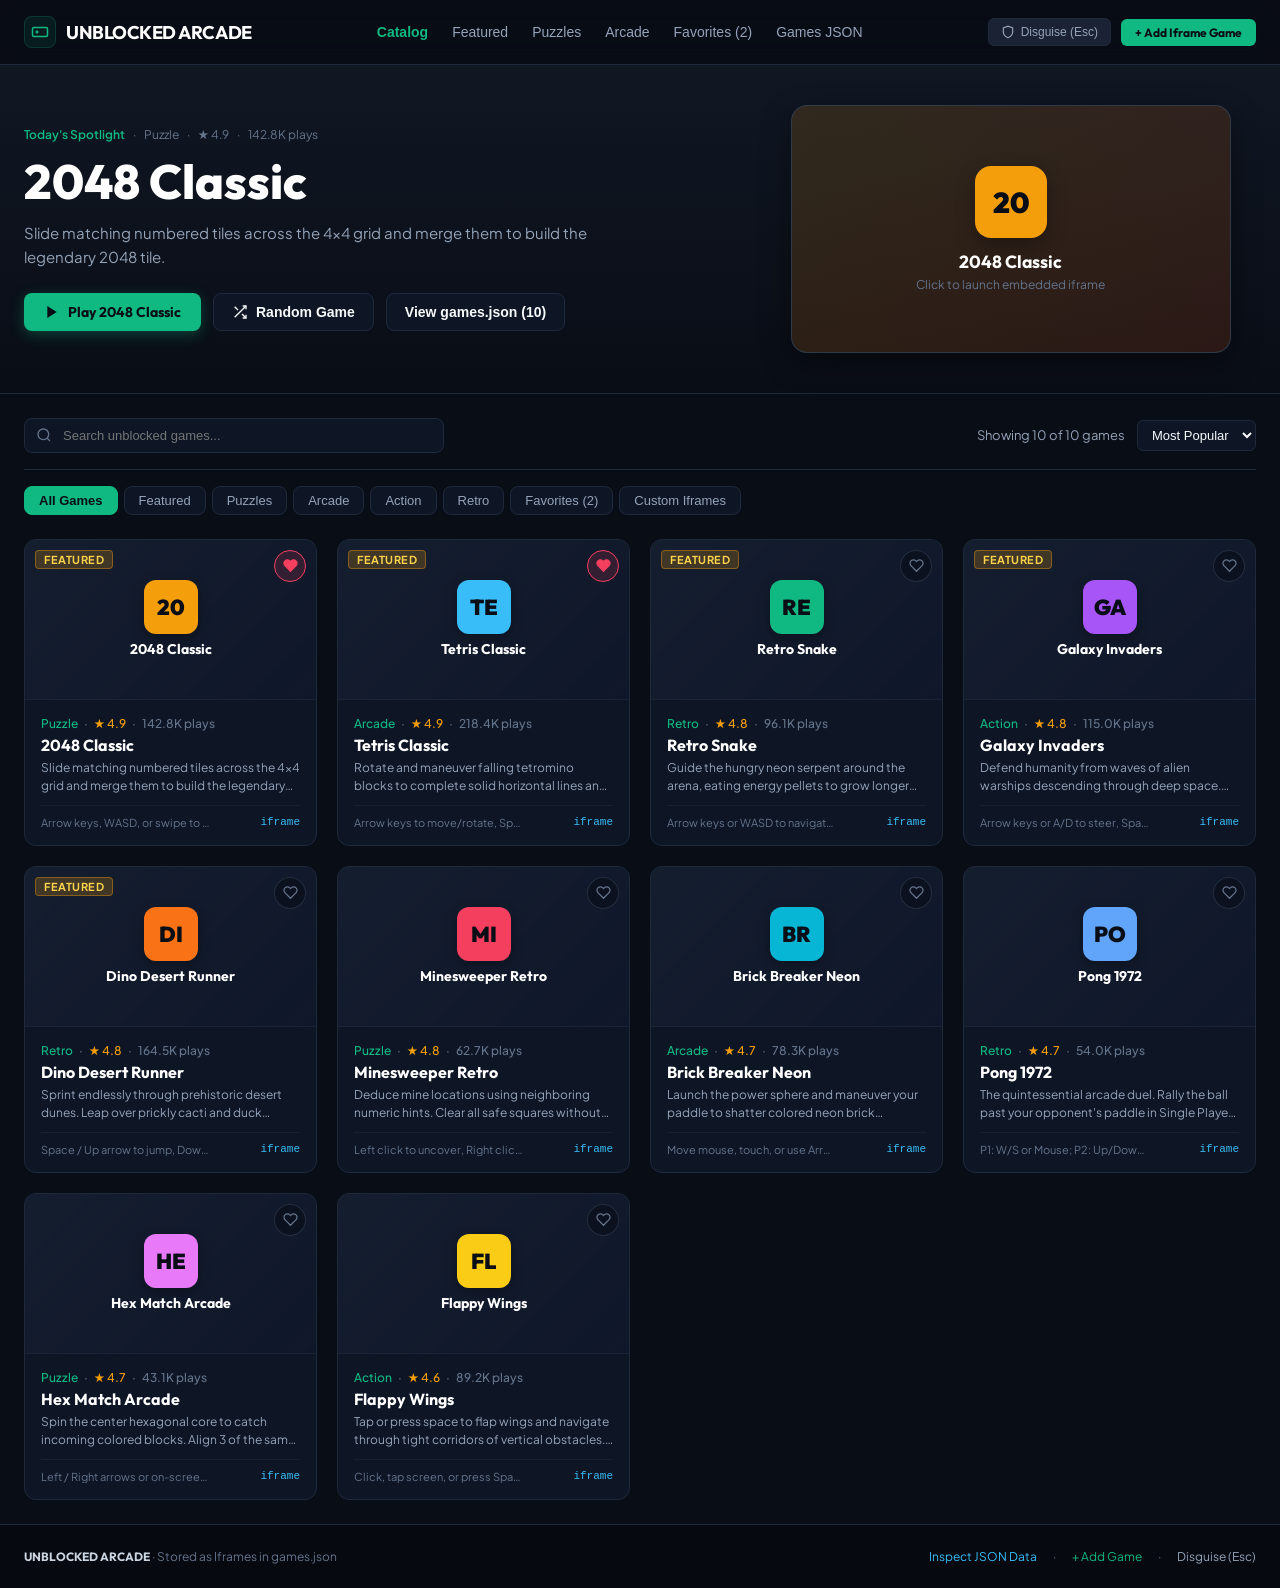
<file: index.html>
<!doctype html>
<html lang="en">
  <head>
    <meta charset="UTF-8" />
    <meta name="viewport" content="width=device-width, initial-scale=1.0" />
    <title>Unblocked Arcade</title>
    <meta name="description" content="Play popular unblocked games seamlessly with embedded iframe gaming, favorites, categories, and custom game support." />
    <meta property="og:title" content="Unblocked Arcade" />
    <meta property="og:description" content="Play popular unblocked games seamlessly with embedded iframe gaming, favorites, categories, and custom game support." />
    <meta property="og:type" content="website" />
    <meta name="twitter:card" content="summary_large_image" />
    <link rel="preconnect" href="https://fonts.googleapis.com">
    <link rel="preconnect" href="https://fonts.gstatic.com" crossorigin>
    <link href="https://fonts.googleapis.com/css2?family=Outfit:wght@400;500;600;700;800&family=Plus+Jakarta+Sans:wght@400;500;600;700&display=swap" rel="stylesheet">
    <link rel="stylesheet" href="./style.css" />
  </head>
  <body>
    <div id="root"></div>
    <script type="module" src="./app.js"></script>
  </body>
</html>
</file>
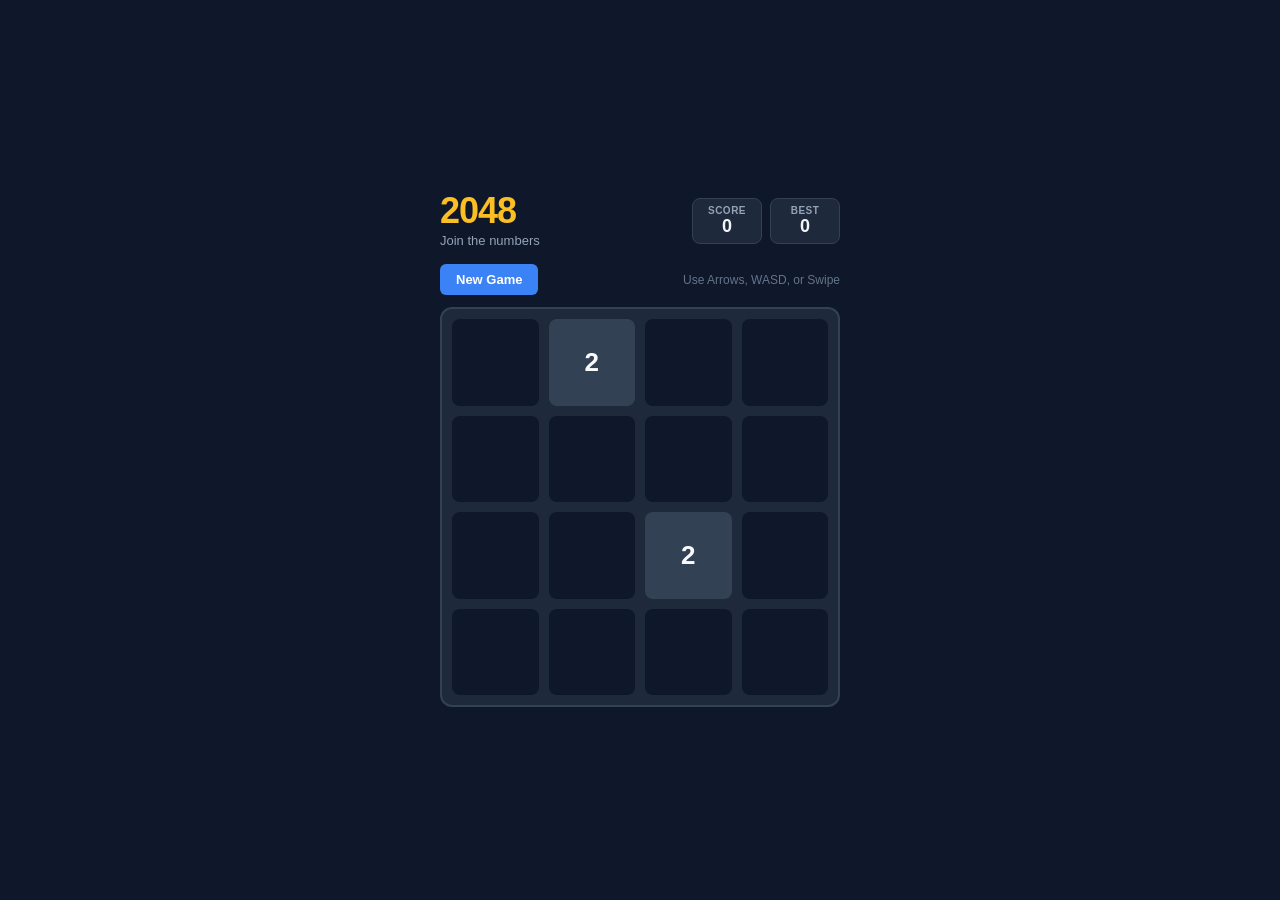
<file: games/2048/index.html>
<!DOCTYPE html>
<html lang="en">
<head>
  <meta charset="UTF-8">
  <meta name="viewport" content="width=device-width, initial-scale=1.0, user-scalable=no">
  <title>2048 Classic</title>
  <style>
    * { box-sizing: border-box; margin: 0; padding: 0; }
    body {
      background: #0f172a;
      color: #f8fafc;
      font-family: -apple-system, BlinkMacSystemFont, "Segoe UI", Roboto, sans-serif;
      display: flex;
      flex-direction: column;
      align-items: center;
      justify-content: center;
      min-height: 100vh;
      padding: 16px;
      touch-action: none;
      user-select: none;
    }
    .header {
      width: 100%;
      max-width: 400px;
      display: flex;
      justify-content: space-between;
      align-items: center;
      margin-bottom: 16px;
    }
    .title-group h1 {
      font-size: 36px;
      font-weight: 800;
      letter-spacing: -1px;
      color: #fbbf24;
      line-height: 1;
    }
    .title-group p {
      font-size: 13px;
      color: #94a3b8;
      margin-top: 4px;
    }
    .scores {
      display: flex;
      gap: 8px;
    }
    .score-box {
      background: #1e293b;
      border: 1px solid #334155;
      border-radius: 8px;
      padding: 6px 12px;
      text-align: center;
      min-width: 70px;
    }
    .score-label {
      font-size: 10px;
      text-transform: uppercase;
      color: #94a3b8;
      font-weight: 600;
      letter-spacing: 0.5px;
    }
    .score-value {
      font-size: 18px;
      font-weight: 700;
      color: #f1f5f9;
      font-variant-numeric: tabular-nums;
    }
    .controls-bar {
      width: 100%;
      max-width: 400px;
      display: flex;
      justify-content: space-between;
      align-items: center;
      margin-bottom: 12px;
    }
    .btn {
      background: #3b82f6;
      color: #fff;
      border: none;
      padding: 8px 16px;
      border-radius: 6px;
      font-size: 13px;
      font-weight: 600;
      cursor: pointer;
      transition: background 0.15s ease;
    }
    .btn:hover { background: #2563eb; }
    .hint {
      font-size: 12px;
      color: #64748b;
    }
    .board-container {
      position: relative;
      width: 100%;
      max-width: 400px;
      aspect-ratio: 1;
      background: #1e293b;
      border: 2px solid #334155;
      border-radius: 12px;
      padding: 10px;
      display: grid;
      grid-template-columns: repeat(4, 1fr);
      grid-template-rows: repeat(4, 1fr);
      gap: 10px;
    }
    .cell {
      background: #0f172a;
      border-radius: 8px;
      display: flex;
      align-items: center;
      justify-content: center;
      font-size: 26px;
      font-weight: 700;
      position: relative;
      transition: all 0.12s cubic-bezier(0.4, 0, 0.2, 1);
    }
    .cell[data-val="2"] { background: #334155; color: #f8fafc; }
    .cell[data-val="4"] { background: #475569; color: #f8fafc; }
    .cell[data-val="8"] { background: #f97316; color: #fff; }
    .cell[data-val="16"] { background: #ea580c; color: #fff; }
    .cell[data-val="32"] { background: #ef4444; color: #fff; }
    .cell[data-val="64"] { background: #dc2626; color: #fff; }
    .cell[data-val="128"] { background: #eab308; color: #fff; font-size: 22px; box-shadow: 0 0 10px rgba(234, 179, 8, 0.4); }
    .cell[data-val="256"] { background: #f59e0b; color: #fff; font-size: 22px; box-shadow: 0 0 14px rgba(245, 158, 11, 0.5); }
    .cell[data-val="512"] { background: #10b981; color: #fff; font-size: 22px; box-shadow: 0 0 16px rgba(16, 185, 129, 0.5); }
    .cell[data-val="1024"] { background: #06b6d4; color: #fff; font-size: 18px; box-shadow: 0 0 20px rgba(6, 182, 212, 0.6); }
    .cell[data-val="2048"] { background: #8b5cf6; color: #fff; font-size: 18px; box-shadow: 0 0 24px rgba(139, 92, 246, 0.7); }
    .overlay {
      position: absolute;
      inset: 0;
      background: rgba(15, 23, 42, 0.85);
      backdrop-filter: blur(4px);
      border-radius: 12px;
      display: flex;
      flex-direction: column;
      align-items: center;
      justify-content: center;
      gap: 12px;
      opacity: 0;
      pointer-events: none;
      transition: opacity 0.25s ease;
      z-index: 10;
    }
    .overlay.active {
      opacity: 1;
      pointer-events: auto;
    }
    .overlay h2 {
      font-size: 32px;
      font-weight: 800;
      color: #f8fafc;
    }
    .d-pad {
      display: none;
      margin-top: 16px;
      gap: 6px;
      flex-direction: column;
      align-items: center;
    }
    @media (max-width: 600px) {
      .d-pad { display: flex; }
    }
    .d-row { display: flex; gap: 6px; }
    .d-btn {
      width: 48px;
      height: 48px;
      background: #1e293b;
      border: 1px solid #334155;
      color: #94a3b8;
      border-radius: 8px;
      font-size: 18px;
      display: flex;
      align-items: center;
      justify-content: center;
      cursor: pointer;
    }
    .d-btn:active { background: #3b82f6; color: #fff; }
  </style>
</head>
<body>
  <div class="header">
    <div class="title-group">
      <h1>2048</h1>
      <p>Join the numbers</p>
    </div>
    <div class="scores">
      <div class="score-box">
        <div class="score-label">Score</div>
        <div class="score-value" id="score">0</div>
      </div>
      <div class="score-box">
        <div class="score-label">Best</div>
        <div class="score-value" id="best">0</div>
      </div>
    </div>
  </div>

  <div class="controls-bar">
    <button class="btn" id="newGameBtn">New Game</button>
    <div class="hint">Use Arrows, WASD, or Swipe</div>
  </div>

  <div class="board-container" id="board">
    <div class="overlay" id="overlay">
      <h2 id="overlayText">Game Over!</h2>
      <button class="btn" id="retryBtn">Try Again</button>
    </div>
  </div>

  <div class="d-pad">
    <div class="d-row">
      <button class="d-btn" onclick="move('up')">▲</button>
    </div>
    <div class="d-row">
      <button class="d-btn" onclick="move('left')">◀</button>
      <button class="d-btn" onclick="move('down')">▼</button>
      <button class="d-btn" onclick="move('right')">▶</button>
    </div>
  </div>

  <script>
    let grid = Array(4).fill(null).map(() => Array(4).fill(0));
    let score = 0;
    let best = parseInt(localStorage.getItem('2048_best') || '0', 10);
    const boardEl = document.getElementById('board');
    const scoreEl = document.getElementById('score');
    const bestEl = document.getElementById('best');
    const overlay = document.getElementById('overlay');
    const overlayText = document.getElementById('overlayText');

    bestEl.textContent = best;

    function init() {
      grid = Array(4).fill(null).map(() => Array(4).fill(0));
      score = 0;
      updateScore(0);
      addRandomTile();
      addRandomTile();
      render();
      overlay.classList.remove('active');
    }

    function addRandomTile() {
      const empty = [];
      for (let r = 0; r < 4; r++) {
        for (let c = 0; c < 4; c++) {
          if (grid[r][c] === 0) empty.push({ r, c });
        }
      }
      if (empty.length > 0) {
        const { r, c } = empty[Math.floor(Math.random() * empty.length)];
        grid[r][c] = Math.random() < 0.9 ? 2 : 4;
      }
    }

    function render() {
      // Clear cells except overlay
      const cells = boardEl.querySelectorAll('.cell');
      cells.forEach(c => c.remove());

      for (let r = 0; r < 4; r++) {
        for (let c = 0; c < 4; c++) {
          const val = grid[r][c];
          const div = document.createElement('div');
          div.className = 'cell';
          if (val > 0) {
            div.textContent = val;
            div.setAttribute('data-val', val);
          }
          boardEl.appendChild(div);
        }
      }
    }

    function updateScore(add) {
      score += add;
      scoreEl.textContent = score;
      if (score > best) {
        best = score;
        bestEl.textContent = best;
        localStorage.setItem('2048_best', best);
      }
    }

    function slide(row) {
      let filtered = row.filter(val => val !== 0);
      let gained = 0;
      for (let i = 0; i < filtered.length - 1; i++) {
        if (filtered[i] === filtered[i + 1]) {
          filtered[i] *= 2;
          gained += filtered[i];
          filtered.splice(i + 1, 1);
        }
      }
      while (filtered.length < 4) {
        filtered.push(0);
      }
      return { row: filtered, gained };
    }

    function move(dir) {
      let moved = false;
      let totalGained = 0;
      const prev = JSON.stringify(grid);

      if (dir === 'left') {
        for (let r = 0; r < 4; r++) {
          const res = slide(grid[r]);
          grid[r] = res.row;
          totalGained += res.gained;
        }
      } else if (dir === 'right') {
        for (let r = 0; r < 4; r++) {
          const reversed = [...grid[r]].reverse();
          const res = slide(reversed);
          grid[r] = res.row.reverse();
          totalGained += res.gained;
        }
      } else if (dir === 'up') {
        for (let c = 0; c < 4; c++) {
          const col = [grid[0][c], grid[1][c], grid[2][c], grid[3][c]];
          const res = slide(col);
          for (let r = 0; r < 4; r++) grid[r][c] = res.row[r];
          totalGained += res.gained;
        }
      } else if (dir === 'down') {
        for (let c = 0; c < 4; c++) {
          const col = [grid[3][c], grid[2][c], grid[1][c], grid[0][c]];
          const res = slide(col);
          for (let r = 0; r < 4; r++) grid[3 - r][c] = res.row[r];
          totalGained += res.gained;
        }
      }

      if (JSON.stringify(grid) !== prev) {
        moved = true;
        updateScore(totalGained);
        addRandomTile();
        render();

        if (checkGameOver()) {
          overlayText.textContent = "Game Over!";
          overlay.classList.add('active');
        } else if (grid.some(row => row.includes(2048)) && !sessionStorage.getItem('won2048')) {
          sessionStorage.setItem('won2048', 'true');
          overlayText.textContent = "You reached 2048!";
          overlay.classList.add('active');
        }
      }
    }

    function checkGameOver() {
      for (let r = 0; r < 4; r++) {
        for (let c = 0; c < 4; c++) {
          if (grid[r][c] === 0) return false;
          if (c < 3 && grid[r][c] === grid[r][c + 1]) return false;
          if (r < 3 && grid[r][c] === grid[r + 1][c]) return false;
        }
      }
      return true;
    }

    window.addEventListener('keydown', e => {
      if (['ArrowUp', 'KeyW'].includes(e.code)) { e.preventDefault(); move('up'); }
      if (['ArrowDown', 'KeyS'].includes(e.code)) { e.preventDefault(); move('down'); }
      if (['ArrowLeft', 'KeyA'].includes(e.code)) { e.preventDefault(); move('left'); }
      if (['ArrowRight', 'KeyD'].includes(e.code)) { e.preventDefault(); move('right'); }
    });

    let touchStartX = 0, touchStartY = 0;
    boardEl.addEventListener('touchstart', e => {
      touchStartX = e.touches[0].clientX;
      touchStartY = e.touches[0].clientY;
    }, { passive: true });

    boardEl.addEventListener('touchend', e => {
      const dx = e.changedTouches[0].clientX - touchStartX;
      const dy = e.changedTouches[0].clientY - touchStartY;
      const absDx = Math.abs(dx);
      const absDy = Math.abs(dy);
      if (Math.max(absDx, absDy) > 30) {
        if (absDx > absDy) {
          move(dx > 0 ? 'right' : 'left');
        } else {
          move(dy > 0 ? 'down' : 'up');
        }
      }
    });

    document.getElementById('newGameBtn').onclick = init;
    document.getElementById('retryBtn').onclick = init;
    init();
  </script>
</body>
</html>
</file>
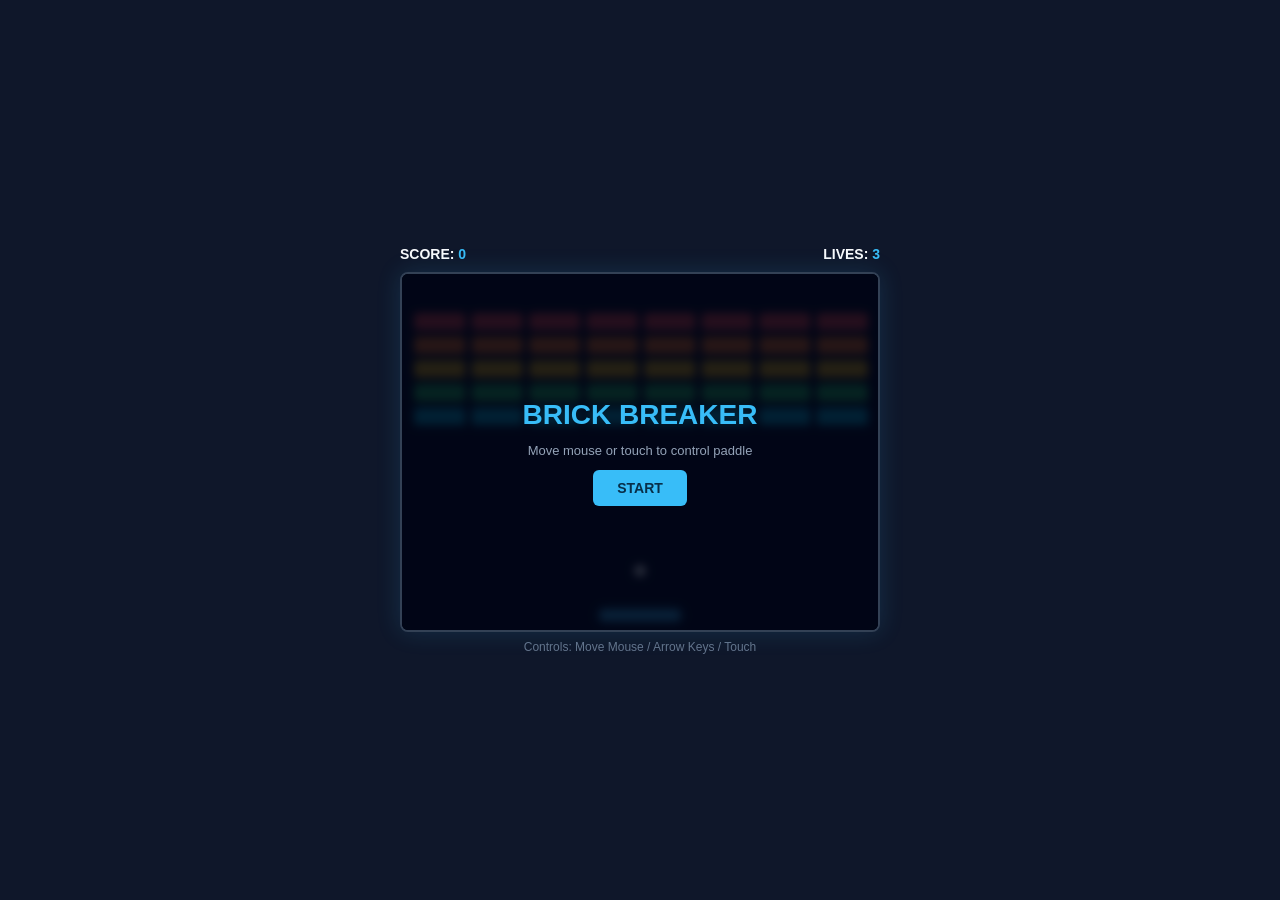
<file: games/breakout/index.html>
<!DOCTYPE html>
<html lang="en">
<head>
  <meta charset="UTF-8">
  <meta name="viewport" content="width=device-width, initial-scale=1.0, user-scalable=no">
  <title>Brick Breaker Neon</title>
  <style>
    * { box-sizing: border-box; margin: 0; padding: 0; }
    body {
      background: #0f172a;
      color: #f8fafc;
      font-family: -apple-system, BlinkMacSystemFont, "Segoe UI", Roboto, sans-serif;
      display: flex;
      flex-direction: column;
      align-items: center;
      justify-content: center;
      min-height: 100vh;
      padding: 12px;
      user-select: none;
      touch-action: none;
    }
    .hud {
      width: 100%;
      max-width: 480px;
      display: flex;
      justify-content: space-between;
      align-items: center;
      margin-bottom: 10px;
      font-size: 14px;
      font-weight: 600;
    }
    .hud span { color: #38bdf8; font-variant-numeric: tabular-nums; }
    .game-box {
      position: relative;
      width: 100%;
      max-width: 480px;
      aspect-ratio: 4 / 3;
      background: #020617;
      border: 2px solid #334155;
      border-radius: 8px;
      overflow: hidden;
      box-shadow: 0 0 25px rgba(56, 189, 248, 0.15);
    }
    canvas { width: 100%; height: 100%; display: block; cursor: crosshair; }
    .overlay {
      position: absolute;
      inset: 0;
      background: rgba(2, 6, 23, 0.85);
      backdrop-filter: blur(4px);
      display: flex;
      flex-direction: column;
      align-items: center;
      justify-content: center;
      gap: 12px;
    }
    .overlay.hidden { display: none; }
    .overlay h2 { font-size: 28px; color: #38bdf8; font-weight: 800; }
    .btn {
      background: #38bdf8;
      color: #082f49;
      border: none;
      padding: 10px 24px;
      border-radius: 6px;
      font-size: 14px;
      font-weight: 700;
      cursor: pointer;
    }
    .btn:hover { background: #7dd3fc; }
    .sub { font-size: 12px; color: #64748b; margin-top: 8px; }
  </style>
</head>
<body>
  <div class="hud">
    <div>SCORE: <span id="score">0</span></div>
    <div>LIVES: <span id="lives">3</span></div>
  </div>

  <div class="game-box">
    <canvas id="canvas" width="480" height="360"></canvas>
    <div class="overlay" id="overlay">
      <h2 id="title">BRICK BREAKER</h2>
      <p id="msg" style="color: #94a3b8; font-size: 13px;">Move mouse or touch to control paddle</p>
      <button class="btn" id="startBtn">START</button>
    </div>
  </div>

  <div class="sub">Controls: Move Mouse / Arrow Keys / Touch</div>

  <script>
    const canvas = document.getElementById('canvas');
    const ctx = canvas.getContext('2d');
    const scoreEl = document.getElementById('score');
    const livesEl = document.getElementById('lives');
    const overlay = document.getElementById('overlay');
    const titleEl = document.getElementById('title');
    const startBtn = document.getElementById('startBtn');

    // Web Audio Sound FX
    const audioCtx = new (window.AudioContext || window.webkitAudioContext)();
    function playBeep(f, dur = 0.08) {
      try {
        if (audioCtx.state === 'suspended') audioCtx.resume();
        const osc = audioCtx.createOscillator();
        const g = audioCtx.createGain();
        osc.type = 'triangle';
        osc.frequency.setValueAtTime(f, audioCtx.currentTime);
        g.gain.setValueAtTime(0.06, audioCtx.currentTime);
        g.gain.exponentialRampToValueAtTime(0.001, audioCtx.currentTime + dur);
        osc.connect(g);
        g.connect(audioCtx.destination);
        osc.start();
        osc.stop(audioCtx.currentTime + dur);
      } catch (e) {}
    }

    let paddle = { x: 200, y: 340, width: 80, height: 10, speed: 7 };
    let ball = { x: 240, y: 300, dx: 3.5, dy: -3.5, radius: 6, stuck: false };
    let bricks = [];
    let particles = [];
    let score = 0;
    let lives = 3;
    let isRunning = false;
    let animId = null;

    const BRICK_ROWS = 5;
    const BRICK_COLS = 8;
    const BRICK_WIDTH = 50;
    const BRICK_HEIGHT = 16;
    const BRICK_PADDING = 8;
    const BRICK_OFFSET_TOP = 40;
    const BRICK_OFFSET_LEFT = 13;

    const ROW_COLORS = ['#ef4444', '#f97316', '#eab308', '#22c55e', '#06b6d4'];

    function initBricks() {
      bricks = [];
      for (let r = 0; r < BRICK_ROWS; r++) {
        bricks[r] = [];
        for (let c = 0; c < BRICK_COLS; c++) {
          bricks[r][c] = {
            x: BRICK_OFFSET_LEFT + c * (BRICK_WIDTH + BRICK_PADDING),
            y: BRICK_OFFSET_TOP + r * (BRICK_HEIGHT + BRICK_PADDING),
            status: 1,
            color: ROW_COLORS[r],
            points: (BRICK_ROWS - r) * 10
          };
        }
      }
    }

    function createParticles(x, y, color) {
      for (let i = 0; i < 8; i++) {
        particles.push({
          x, y,
          dx: (Math.random() - 0.5) * 4,
          dy: (Math.random() - 0.5) * 4,
          radius: Math.random() * 2 + 1,
          color,
          alpha: 1
        });
      }
    }

    function update() {
      if (!isRunning) return;

      // Ball movement
      ball.x += ball.dx;
      ball.y += ball.dy;

      // Wall bounce
      if (ball.x + ball.radius > canvas.width || ball.x - ball.radius < 0) {
        ball.dx = -ball.dx;
        playBeep(240);
      }
      if (ball.y - ball.radius < 0) {
        ball.dy = -ball.dy;
        playBeep(240);
      } else if (ball.y + ball.radius > canvas.height) {
        // Lose life
        lives--;
        livesEl.textContent = lives;
        playBeep(150, 0.2);
        if (lives <= 0) {
          return gameOver(false);
        } else {
          resetBall();
        }
      }

      // Paddle collision
      if (
        ball.y + ball.radius >= paddle.y &&
        ball.y - ball.radius <= paddle.y + paddle.height &&
        ball.x >= paddle.x &&
        ball.x <= paddle.x + paddle.width
      ) {
        const hitPos = (ball.x - (paddle.x + paddle.width / 2)) / (paddle.width / 2);
        ball.dx = hitPos * 5;
        ball.dy = -Math.abs(ball.dy);
        playBeep(320);
      }

      // Brick collision
      let activeBricks = 0;
      for (let r = 0; r < BRICK_ROWS; r++) {
        for (let c = 0; c < BRICK_COLS; c++) {
          const b = bricks[r][c];
          if (b.status === 1) {
            activeBricks++;
            if (
              ball.x > b.x &&
              ball.x < b.x + BRICK_WIDTH &&
              ball.y > b.y &&
              ball.y < b.y + BRICK_HEIGHT
            ) {
              ball.dy = -ball.dy;
              b.status = 0;
              score += b.points;
              scoreEl.textContent = score;
              createParticles(b.x + BRICK_WIDTH / 2, b.y + BRICK_HEIGHT / 2, b.color);
              playBeep(480 + (BRICK_ROWS - r) * 60);
            }
          }
        }
      }

      if (activeBricks === 0) {
        return gameOver(true);
      }

      // Update particles
      particles.forEach((p, index) => {
        p.x += p.dx;
        p.y += p.dy;
        p.alpha -= 0.03;
        if (p.alpha <= 0) particles.splice(index, 1);
      });

      draw();
      animId = requestAnimationFrame(update);
    }

    function resetBall() {
      ball.x = paddle.x + paddle.width / 2;
      ball.y = paddle.y - 12;
      ball.dx = (Math.random() > 0.5 ? 3.5 : -3.5);
      ball.dy = -3.5;
    }

    function draw() {
      ctx.fillStyle = '#020617';
      ctx.fillRect(0, 0, canvas.width, canvas.height);

      // Draw bricks
      for (let r = 0; r < BRICK_ROWS; r++) {
        for (let c = 0; c < BRICK_COLS; c++) {
          const b = bricks[r][c];
          if (b.status === 1) {
            ctx.fillStyle = b.color;
            ctx.shadowColor = b.color;
            ctx.shadowBlur = 4;
            ctx.fillRect(b.x, b.y, BRICK_WIDTH, BRICK_HEIGHT);
            ctx.shadowBlur = 0;
          }
        }
      }

      // Draw paddle
      ctx.fillStyle = '#38bdf8';
      ctx.shadowColor = '#38bdf8';
      ctx.shadowBlur = 6;
      ctx.fillRect(paddle.x, paddle.y, paddle.width, paddle.height);
      ctx.shadowBlur = 0;

      // Draw ball
      ctx.fillStyle = '#ffffff';
      ctx.beginPath();
      ctx.arc(ball.x, ball.y, ball.radius, 0, Math.PI * 2);
      ctx.fill();

      // Draw particles
      particles.forEach(p => {
        ctx.fillStyle = p.color;
        ctx.globalAlpha = p.alpha;
        ctx.beginPath();
        ctx.arc(p.x, p.y, p.radius, 0, Math.PI * 2);
        ctx.fill();
        ctx.globalAlpha = 1;
      });
    }

    function gameOver(won) {
      isRunning = false;
      titleEl.textContent = won ? "VICTORY!" : "GAME OVER";
      titleEl.style.color = won ? "#10b981" : "#ef4444";
      startBtn.textContent = "PLAY AGAIN";
      overlay.classList.remove('hidden');
    }

    function startGame() {
      score = 0;
      lives = 3;
      scoreEl.textContent = '0';
      livesEl.textContent = '3';
      initBricks();
      paddle.x = canvas.width / 2 - paddle.width / 2;
      resetBall();
      overlay.classList.add('hidden');
      isRunning = true;
      if (animId) cancelAnimationFrame(animId);
      animId = requestAnimationFrame(update);
    }

    // Input handlers
    canvas.addEventListener('mousemove', e => {
      const rect = canvas.getBoundingClientRect();
      const root = document.documentElement;
      const mouseX = (e.clientX - rect.left) * (canvas.width / rect.width);
      paddle.x = Math.max(0, Math.min(canvas.width - paddle.width, mouseX - paddle.width / 2));
    });

    canvas.addEventListener('touchmove', e => {
      e.preventDefault();
      const rect = canvas.getBoundingClientRect();
      const touchX = (e.touches[0].clientX - rect.left) * (canvas.width / rect.width);
      paddle.x = Math.max(0, Math.min(canvas.width - paddle.width, touchX - paddle.width / 2));
    }, { passive: false });

    window.addEventListener('keydown', e => {
      if (e.code === 'ArrowLeft' || e.code === 'KeyA') {
        paddle.x = Math.max(0, paddle.x - 24);
      }
      if (e.code === 'ArrowRight' || e.code === 'KeyD') {
        paddle.x = Math.min(canvas.width - paddle.width, paddle.x + 24);
      }
      if (e.code === 'Space' && !isRunning) {
        startGame();
      }
    });

    startBtn.onclick = startGame;
    initBricks();
    draw();
  </script>
</body>
</html>
</file>
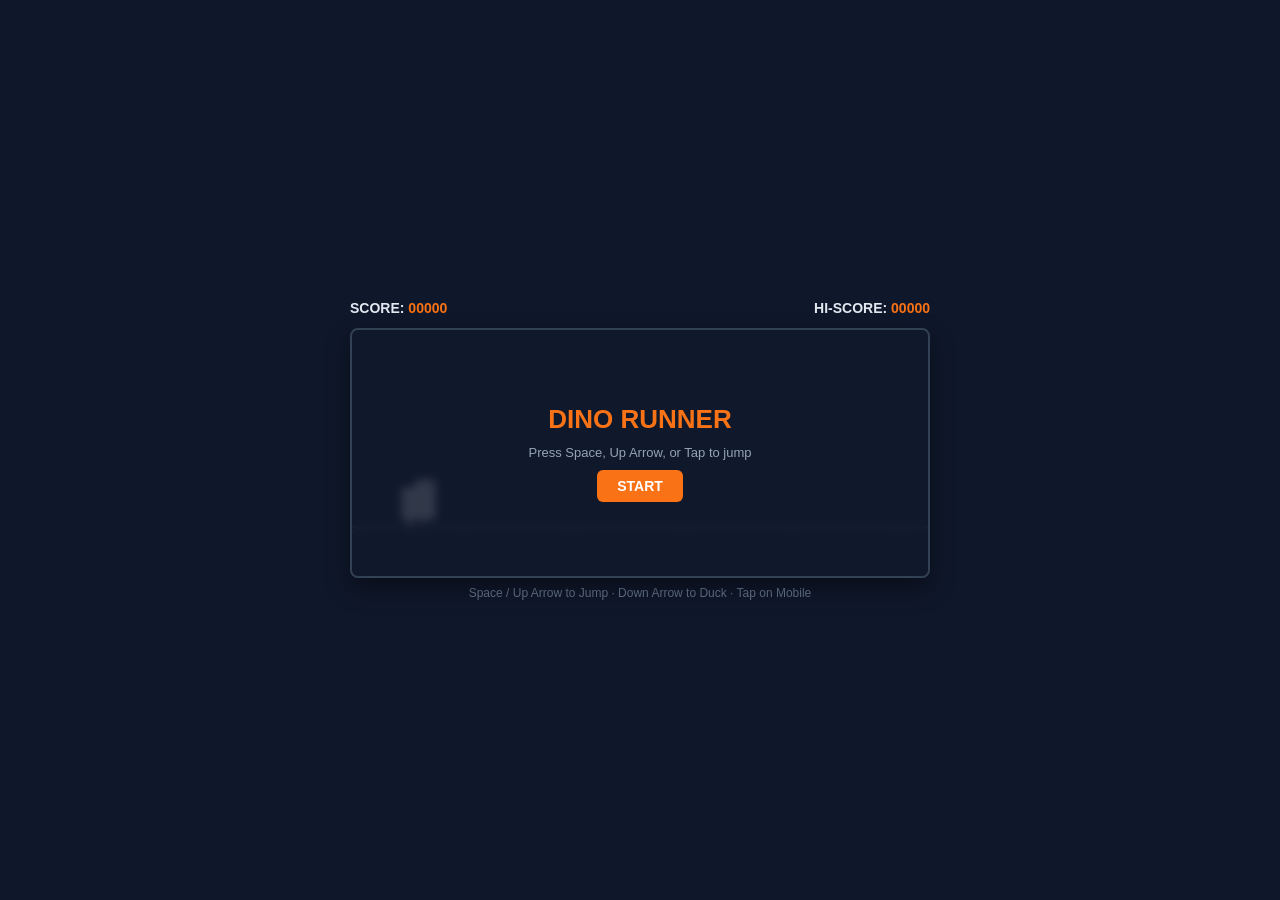
<file: games/dino/index.html>
<!DOCTYPE html>
<html lang="en">
<head>
  <meta charset="UTF-8">
  <meta name="viewport" content="width=device-width, initial-scale=1.0, user-scalable=no">
  <title>Dino Runner</title>
  <style>
    * { box-sizing: border-box; margin: 0; padding: 0; }
    body {
      background: #0f172a;
      color: #e2e8f0;
      font-family: -apple-system, BlinkMacSystemFont, "Segoe UI", Roboto, sans-serif;
      display: flex;
      flex-direction: column;
      align-items: center;
      justify-content: center;
      min-height: 100vh;
      padding: 12px;
      user-select: none;
      touch-action: none;
    }
    .hud {
      width: 100%;
      max-width: 580px;
      display: flex;
      justify-content: space-between;
      margin-bottom: 12px;
      font-weight: 700;
      font-size: 14px;
    }
    .hud span { color: #f97316; font-variant-numeric: tabular-nums; }
    .box {
      position: relative;
      width: 100%;
      max-width: 580px;
      height: 250px;
      background: #1e293b;
      border: 2px solid #334155;
      border-radius: 8px;
      overflow: hidden;
      box-shadow: 0 10px 25px rgba(0,0,0,0.4);
    }
    canvas { width: 100%; height: 100%; display: block; }
    .overlay {
      position: absolute;
      inset: 0;
      background: rgba(15, 23, 42, 0.85);
      backdrop-filter: blur(4px);
      display: flex;
      flex-direction: column;
      align-items: center;
      justify-content: center;
      gap: 10px;
    }
    .overlay.hidden { display: none; }
    .overlay h2 { font-size: 26px; color: #f97316; font-weight: 800; }
    .btn {
      background: #f97316;
      color: #fff;
      border: none;
      padding: 8px 20px;
      border-radius: 6px;
      font-size: 14px;
      font-weight: 700;
      cursor: pointer;
    }
    .btn:hover { background: #ea580c; }
    .ctrl-hint { font-size: 12px; color: #64748b; margin-top: 8px; }
  </style>
</head>
<body>
  <div class="hud">
    <div>SCORE: <span id="score">00000</span></div>
    <div>HI-SCORE: <span id="high">00000</span></div>
  </div>

  <div class="box">
    <canvas id="canvas" width="580" height="250"></canvas>
    <div class="overlay" id="overlay">
      <h2 id="title">DINO RUNNER</h2>
      <p id="msg" style="color: #94a3b8; font-size: 13px;">Press Space, Up Arrow, or Tap to jump</p>
      <button class="btn" id="startBtn">START</button>
    </div>
  </div>

  <div class="ctrl-hint">Space / Up Arrow to Jump · Down Arrow to Duck · Tap on Mobile</div>

  <script>
    const canvas = document.getElementById('canvas');
    const ctx = canvas.getContext('2d');
    const scoreEl = document.getElementById('score');
    const highEl = document.getElementById('high');
    const overlay = document.getElementById('overlay');
    const titleEl = document.getElementById('title');
    const startBtn = document.getElementById('startBtn');

    let highScore = parseInt(localStorage.getItem('dino_high') || '0', 10);
    highEl.textContent = String(highScore).padStart(5, '0');

    // Web Audio Sound FX
    const audioCtx = new (window.AudioContext || window.webkitAudioContext)();
    function playBeep(f, dur = 0.08, type = 'square') {
      try {
        if (audioCtx.state === 'suspended') audioCtx.resume();
        const osc = audioCtx.createOscillator();
        const g = audioCtx.createGain();
        osc.type = type;
        osc.frequency.setValueAtTime(f, audioCtx.currentTime);
        g.gain.setValueAtTime(0.04, audioCtx.currentTime);
        g.gain.exponentialRampToValueAtTime(0.001, audioCtx.currentTime + dur);
        osc.connect(g);
        g.connect(audioCtx.destination);
        osc.start();
        osc.stop(audioCtx.currentTime + dur);
      } catch (e) {}
    }

    const GROUND_Y = 200;
    let dino = {
      x: 50,
      y: GROUND_Y - 40,
      width: 34,
      height: 40,
      vy: 0,
      gravity: 0.75,
      jumpForce: -13,
      isGrounded: true,
      ducking: false
    };

    let obstacles = [];
    let clouds = [];
    let score = 0;
    let speed = 6;
    let frame = 0;
    let isRunning = false;
    let animId = null;

    function init() {
      dino.y = GROUND_Y - 40;
      dino.vy = 0;
      dino.isGrounded = true;
      dino.ducking = false;
      obstacles = [];
      clouds = [
        { x: 100, y: 50, speed: 0.6 },
        { x: 300, y: 80, speed: 0.4 },
        { x: 500, y: 40, speed: 0.5 }
      ];
      score = 0;
      speed = 6;
      frame = 0;
      scoreEl.textContent = '00000';
      overlay.classList.add('hidden');
      isRunning = true;
      if (animId) cancelAnimationFrame(animId);
      animId = requestAnimationFrame(loop);
    }

    function jump() {
      if (!isRunning) return;
      if (dino.isGrounded) {
        dino.vy = dino.jumpForce;
        dino.isGrounded = false;
        playBeep(440, 0.06);
      }
    }

    function update() {
      if (!isRunning) return;
      frame++;
      score += 0.2;
      scoreEl.textContent = String(Math.floor(score)).padStart(5, '0');

      if (score > highScore) {
        highScore = Math.floor(score);
        highEl.textContent = String(highScore).padStart(5, '0');
        localStorage.setItem('dino_high', highScore);
      }

      if (frame % 500 === 0 && speed < 14) {
        speed += 0.5;
        playBeep(600, 0.1, 'sine');
      }

      // Dino physics
      dino.vy += dino.gravity;
      dino.y += dino.vy;
      const targetH = dino.ducking ? 24 : 40;
      if (dino.y >= GROUND_Y - targetH) {
        dino.y = GROUND_Y - targetH;
        dino.vy = 0;
        dino.isGrounded = true;
      }

      // Clouds
      clouds.forEach(c => {
        c.x -= c.speed;
        if (c.x < -60) c.x = canvas.width + 20;
      });

      // Spawn obstacles
      if (frame % Math.floor(Math.random() * 40 + 80) === 0) {
        const isBird = Math.random() < 0.25 && score > 80;
        if (isBird) {
          obstacles.push({
            x: canvas.width,
            y: GROUND_Y - 50,
            width: 30,
            height: 20,
            type: 'bird'
          });
        } else {
          const tall = Math.random() > 0.5;
          obstacles.push({
            x: canvas.width,
            y: GROUND_Y - (tall ? 42 : 28),
            width: tall ? 18 : 14,
            height: tall ? 42 : 28,
            type: 'cactus'
          });
        }
      }

      // Move obstacles & check collision
      for (let i = obstacles.length - 1; i >= 0; i--) {
        const obs = obstacles[i];
        obs.x -= speed;

        // Collision check
        const dBox = {
          x: dino.x + 4,
          y: dino.y + 4,
          w: dino.width - 8,
          h: (dino.ducking ? 24 : 40) - 6
        };

        if (
          dBox.x < obs.x + obs.width &&
          dBox.x + dBox.w > obs.x &&
          dBox.y < obs.y + obs.height &&
          dBox.y + dBox.h > obs.y
        ) {
          return gameOver();
        }

        if (obs.x + obs.width < 0) {
          obstacles.splice(i, 1);
        }
      }
    }

    function draw() {
      ctx.fillStyle = '#1e293b';
      ctx.fillRect(0, 0, canvas.width, canvas.height);

      // Clouds
      ctx.fillStyle = '#334155';
      clouds.forEach(c => {
        ctx.beginPath();
        ctx.arc(c.x, c.y, 14, 0, Math.PI * 2);
        ctx.arc(c.x + 16, c.y - 4, 16, 0, Math.PI * 2);
        ctx.arc(c.x + 32, c.y, 12, 0, Math.PI * 2);
        ctx.fill();
      });

      // Ground line
      ctx.strokeStyle = '#64748b';
      ctx.lineWidth = 2;
      ctx.beginPath();
      ctx.moveTo(0, GROUND_Y);
      ctx.lineTo(canvas.width, GROUND_Y);
      ctx.stroke();

      // Ground bumps
      ctx.fillStyle = '#475569';
      for (let i = 0; i < 6; i++) {
        const bx = ((frame * speed * 0.5 + i * 110) % canvas.width);
        ctx.fillRect(bx, GROUND_Y + 4, 6, 2);
      }

      // Draw Dino
      ctx.fillStyle = '#f8fafc';
      const curH = dino.ducking ? 24 : 40;
      // Body
      ctx.fillRect(dino.x, dino.y, dino.width, curH - 8);
      // Head
      if (!dino.ducking) {
        ctx.fillRect(dino.x + 14, dino.y - 8, 20, 16);
        ctx.fillStyle = '#1e293b';
        ctx.fillRect(dino.x + 28, dino.y - 6, 3, 3); // eye
        ctx.fillStyle = '#f8fafc';
      }
      // Legs
      const legOffset = (Math.floor(frame / 6) % 2 === 0) ? 0 : 4;
      ctx.fillRect(dino.x + 6, dino.y + curH - 8, 4, 8 - (dino.isGrounded ? legOffset : 0));
      ctx.fillRect(dino.x + 20, dino.y + curH - 8, 4, 8 - (dino.isGrounded ? (4 - legOffset) : 0));

      // Draw obstacles
      obstacles.forEach(obs => {
        if (obs.type === 'cactus') {
          ctx.fillStyle = '#10b981';
          ctx.fillRect(obs.x, obs.y, obs.width, obs.height);
          // Arms
          ctx.fillRect(obs.x - 4, obs.y + 8, 4, 12);
          ctx.fillRect(obs.x + obs.width, obs.y + 12, 4, 10);
        } else {
          // Bird
          ctx.fillStyle = '#ef4444';
          ctx.fillRect(obs.x, obs.y, obs.width, obs.height);
          // Wing flapping
          const flapY = (Math.floor(frame / 8) % 2 === 0) ? -6 : 6;
          ctx.fillRect(obs.x + 8, obs.y + flapY, 12, 6);
        }
      });
    }

    function loop() {
      update();
      draw();
      if (isRunning) animId = requestAnimationFrame(loop);
    }

    function gameOver() {
      isRunning = false;
      playBeep(180, 0.25, 'sawtooth');
      titleEl.textContent = "GAME OVER";
      startBtn.textContent = "RETRY";
      overlay.classList.remove('hidden');
    }

    window.addEventListener('keydown', e => {
      if (['Space', 'ArrowUp', 'KeyW'].includes(e.code)) {
        e.preventDefault();
        if (!isRunning) init();
        else jump();
      }
      if (['ArrowDown', 'KeyS'].includes(e.code)) {
        dino.ducking = true;
      }
    });

    window.addEventListener('keyup', e => {
      if (['ArrowDown', 'KeyS'].includes(e.code)) {
        dino.ducking = false;
      }
    });

    canvas.addEventListener('touchstart', e => {
      e.preventDefault();
      if (!isRunning) init();
      else jump();
    }, { passive: false });

    canvas.addEventListener('mousedown', () => {
      if (!isRunning) init();
      else jump();
    });

    startBtn.onclick = init;
    draw();
  </script>
</body>
</html>
</file>
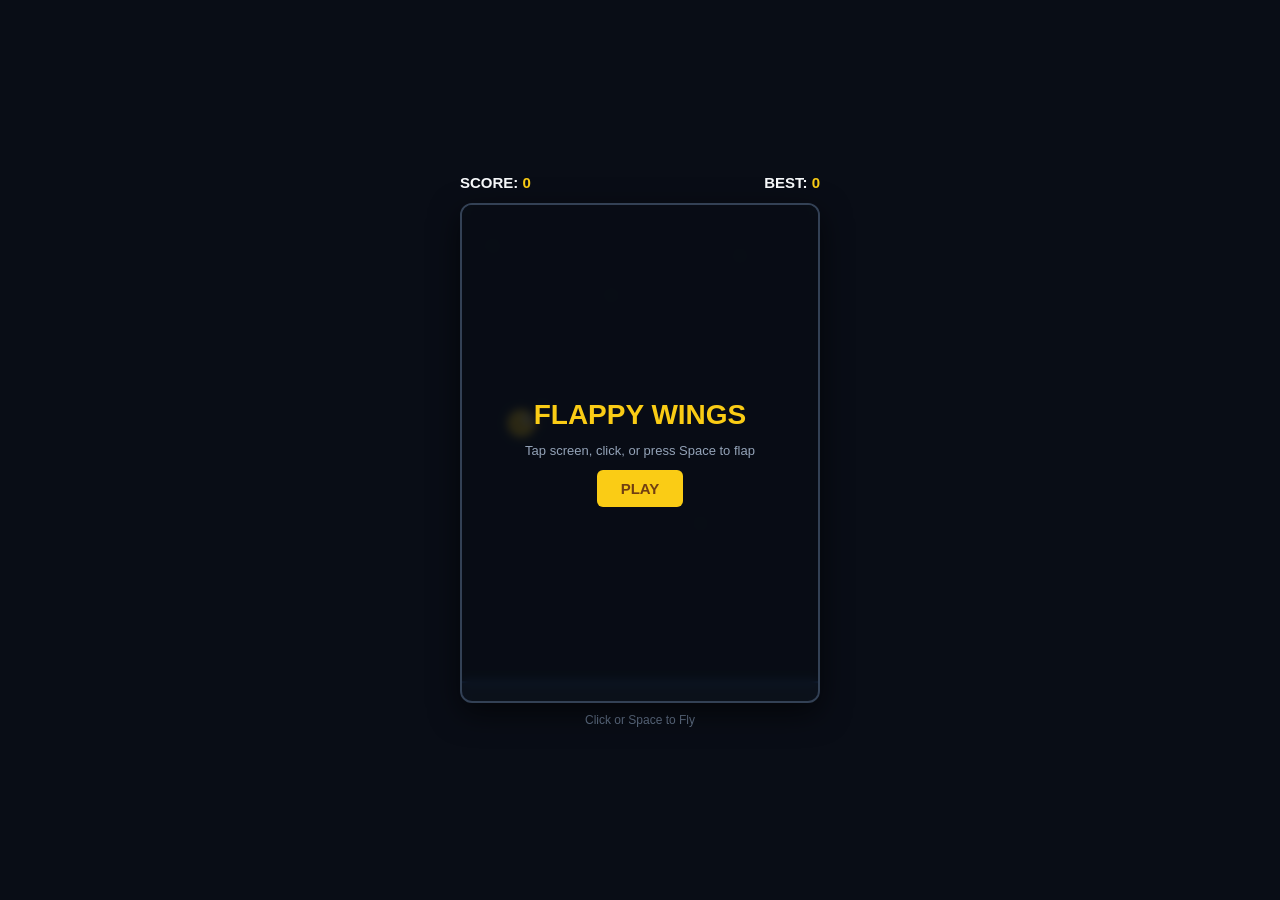
<file: games/flappy/index.html>
<!DOCTYPE html>
<html lang="en">
<head>
  <meta charset="UTF-8">
  <meta name="viewport" content="width=device-width, initial-scale=1.0, user-scalable=no">
  <title>Flappy Bird Neon</title>
  <style>
    * { box-sizing: border-box; margin: 0; padding: 0; }
    body {
      background: #090d16;
      color: #f8fafc;
      font-family: -apple-system, BlinkMacSystemFont, "Segoe UI", Roboto, sans-serif;
      display: flex;
      flex-direction: column;
      align-items: center;
      justify-content: center;
      min-height: 100vh;
      padding: 12px;
      user-select: none;
      touch-action: none;
    }
    .hud {
      width: 100%;
      max-width: 360px;
      display: flex;
      justify-content: space-between;
      margin-bottom: 12px;
      font-weight: 700;
      font-size: 15px;
    }
    .hud span { color: #facc15; font-variant-numeric: tabular-nums; }
    .box {
      position: relative;
      width: 100%;
      max-width: 360px;
      height: 500px;
      background: #0f172a;
      border: 2px solid #334155;
      border-radius: 12px;
      overflow: hidden;
      box-shadow: 0 10px 30px rgba(0,0,0,0.6);
    }
    canvas { width: 100%; height: 100%; display: block; cursor: pointer; }
    .overlay {
      position: absolute;
      inset: 0;
      background: rgba(9, 13, 22, 0.85);
      backdrop-filter: blur(4px);
      display: flex;
      flex-direction: column;
      align-items: center;
      justify-content: center;
      gap: 12px;
    }
    .overlay.hidden { display: none; }
    .overlay h2 { font-size: 28px; color: #facc15; font-weight: 800; }
    .btn {
      background: #facc15;
      color: #713f12;
      border: none;
      padding: 10px 24px;
      border-radius: 6px;
      font-size: 15px;
      font-weight: 700;
      cursor: pointer;
    }
    .btn:hover { background: #fde047; }
    .hint { margin-top: 10px; font-size: 12px; color: #64748b; }
  </style>
</head>
<body>
  <div class="hud">
    <div>SCORE: <span id="score">0</span></div>
    <div>BEST: <span id="best">0</span></div>
  </div>

  <div class="box">
    <canvas id="canvas" width="360" height="500"></canvas>
    <div class="overlay" id="overlay">
      <h2 id="title">FLAPPY WINGS</h2>
      <p id="msg" style="color:#94a3b8; font-size: 13px;">Tap screen, click, or press Space to flap</p>
      <button class="btn" id="startBtn">PLAY</button>
    </div>
  </div>

  <div class="hint">Click or Space to Fly</div>

  <script>
    const canvas = document.getElementById('canvas');
    const ctx = canvas.getContext('2d');
    const scoreEl = document.getElementById('score');
    const bestEl = document.getElementById('best');
    const overlay = document.getElementById('overlay');
    const titleEl = document.getElementById('title');
    const startBtn = document.getElementById('startBtn');

    let best = parseInt(localStorage.getItem('flappy_best') || '0', 10);
    bestEl.textContent = best;

    // Web Audio Sound FX
    const audioCtx = new (window.AudioContext || window.webkitAudioContext)();
    function playBeep(f, dur = 0.08, type = 'sine') {
      try {
        if (audioCtx.state === 'suspended') audioCtx.resume();
        const osc = audioCtx.createOscillator();
        const g = audioCtx.createGain();
        osc.type = type;
        osc.frequency.setValueAtTime(f, audioCtx.currentTime);
        g.gain.setValueAtTime(0.06, audioCtx.currentTime);
        g.gain.exponentialRampToValueAtTime(0.001, audioCtx.currentTime + dur);
        osc.connect(g);
        g.connect(audioCtx.destination);
        osc.start();
        osc.stop(audioCtx.currentTime + dur);
      } catch (e) {}
    }

    let bird = { x: 60, y: 220, radius: 14, velocity: 0, gravity: 0.38, jump: -6.8 };
    let pipes = [];
    let score = 0;
    let frame = 0;
    let isRunning = false;
    let animId = null;

    const PIPE_WIDTH = 52;
    const PIPE_GAP = 125;

    function init() {
      bird.y = 220;
      bird.velocity = 0;
      pipes = [];
      score = 0;
      frame = 0;
      scoreEl.textContent = '0';
      overlay.classList.add('hidden');
      isRunning = true;
      if (animId) cancelAnimationFrame(animId);
      animId = requestAnimationFrame(loop);
    }

    function flap() {
      if (!isRunning) return;
      bird.velocity = bird.jump;
      playBeep(400, 0.06, 'triangle');
    }

    function gameOver() {
      isRunning = false;
      playBeep(150, 0.25, 'sawtooth');
      titleEl.textContent = "GAME OVER";
      startBtn.textContent = "PLAY AGAIN";
      overlay.classList.remove('hidden');
    }

    function loop() {
      if (!isRunning) return;
      frame++;

      // Bird physics
      bird.velocity += bird.gravity;
      bird.y += bird.velocity;

      // Ground or ceiling collision
      if (bird.y + bird.radius >= canvas.height - 20 || bird.y - bird.radius <= 0) {
        return gameOver();
      }

      // Generate pipes
      if (frame % 90 === 0) {
        const minTop = 50;
        const maxTop = canvas.height - PIPE_GAP - 80;
        const topHeight = Math.floor(Math.random() * (maxTop - minTop)) + minTop;
        pipes.push({
          x: canvas.width,
          top: topHeight,
          bottom: topHeight + PIPE_GAP,
          passed: false
        });
      }

      // Update pipes
      for (let i = pipes.length - 1; i >= 0; i--) {
        const p = pipes[i];
        p.x -= 2.6;

        // Collision detection
        if (
          bird.x + bird.radius > p.x &&
          bird.x - bird.radius < p.x + PIPE_WIDTH
        ) {
          if (bird.y - bird.radius < p.top || bird.y + bird.radius > p.bottom) {
            return gameOver();
          }
        }

        // Score update
        if (!p.passed && p.x + PIPE_WIDTH < bird.x) {
          p.passed = true;
          score++;
          scoreEl.textContent = score;
          playBeep(580, 0.08, 'sine');
          if (score > best) {
            best = score;
            bestEl.textContent = best;
            localStorage.setItem('flappy_best', best);
          }
        }

        if (p.x + PIPE_WIDTH < 0) {
          pipes.splice(i, 1);
        }
      }

      draw();
      animId = requestAnimationFrame(loop);
    }

    function draw() {
      // Background sky
      ctx.fillStyle = '#090d16';
      ctx.fillRect(0, 0, canvas.width, canvas.height);

      // Stars
      ctx.fillStyle = '#334155';
      ctx.fillRect(30, 40, 2, 2);
      ctx.fillRect(150, 90, 2, 2);
      ctx.fillRect(280, 50, 2, 2);
      ctx.fillRect(80, 200, 2, 2);
      ctx.fillRect(240, 320, 2, 2);

      // Draw pipes
      pipes.forEach(p => {
        // Top pipe
        ctx.fillStyle = '#10b981';
        ctx.fillRect(p.x, 0, PIPE_WIDTH, p.top);
        ctx.fillStyle = '#059669';
        ctx.fillRect(p.x - 3, p.top - 16, PIPE_WIDTH + 6, 16);

        // Bottom pipe
        ctx.fillStyle = '#10b981';
        ctx.fillRect(p.x, p.bottom, PIPE_WIDTH, canvas.height - p.bottom - 20);
        ctx.fillStyle = '#059669';
        ctx.fillRect(p.x - 3, p.bottom, PIPE_WIDTH + 6, 16);
      });

      // Ground
      ctx.fillStyle = '#1e293b';
      ctx.fillRect(0, canvas.height - 20, canvas.width, 20);
      ctx.fillStyle = '#3b82f6';
      ctx.fillRect(0, canvas.height - 20, canvas.width, 2);

      // Draw bird
      ctx.save();
      ctx.translate(bird.x, bird.y);
      const angle = Math.min(Math.PI / 4, Math.max(-Math.PI / 4, (bird.velocity * 4) * Math.PI / 180));
      ctx.rotate(angle);

      // Bird body
      ctx.fillStyle = '#facc15';
      ctx.beginPath();
      ctx.arc(0, 0, bird.radius, 0, Math.PI * 2);
      ctx.fill();

      // Wing
      ctx.fillStyle = '#eab308';
      ctx.beginPath();
      ctx.ellipse(-4, 2, 7, 4, 0, 0, Math.PI * 2);
      ctx.fill();

      // Eye
      ctx.fillStyle = '#ffffff';
      ctx.beginPath();
      ctx.arc(6, -4, 4, 0, Math.PI * 2);
      ctx.fill();
      ctx.fillStyle = '#0f172a';
      ctx.beginPath();
      ctx.arc(7, -4, 2, 0, Math.PI * 2);
      ctx.fill();

      // Beak
      ctx.fillStyle = '#f97316';
      ctx.beginPath();
      ctx.moveTo(12, -2);
      ctx.lineTo(19, 1);
      ctx.lineTo(12, 4);
      ctx.closePath();
      ctx.fill();

      ctx.restore();
    }

    canvas.addEventListener('mousedown', flap);
    canvas.addEventListener('touchstart', e => { e.preventDefault(); flap(); }, { passive: false });
    window.addEventListener('keydown', e => {
      if (e.code === 'Space' || e.code === 'ArrowUp') {
        e.preventDefault();
        if (!isRunning) init();
        else flap();
      }
    });

    startBtn.onclick = init;
    draw();
  </script>
</body>
</html>
</file>
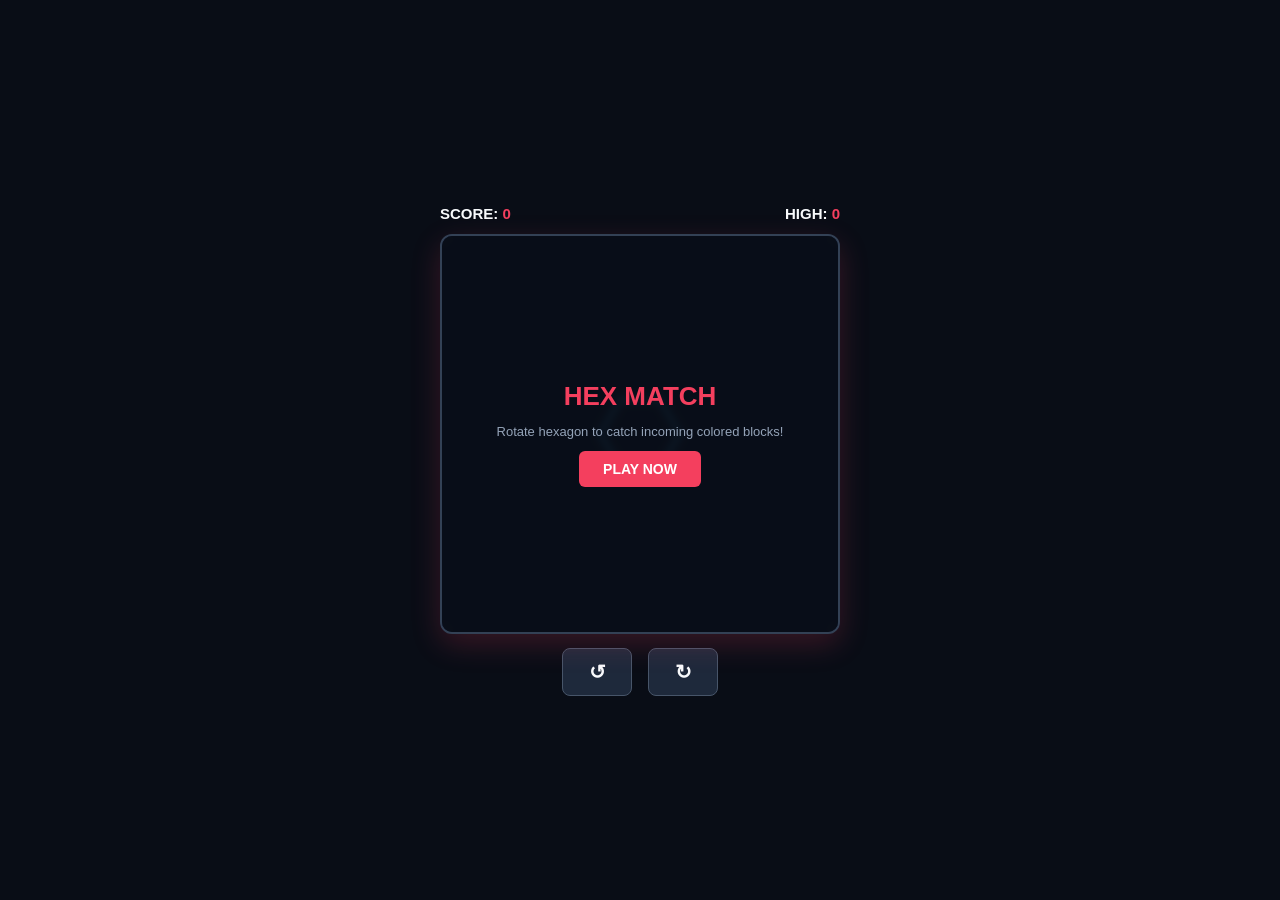
<file: games/hextris/index.html>
<!DOCTYPE html>
<html lang="en">
<head>
  <meta charset="UTF-8">
  <meta name="viewport" content="width=device-width, initial-scale=1.0, user-scalable=no">
  <title>Hex Match Arcade</title>
  <style>
    * { box-sizing: border-box; margin: 0; padding: 0; }
    body {
      background: #090d16;
      color: #f8fafc;
      font-family: -apple-system, BlinkMacSystemFont, "Segoe UI", Roboto, sans-serif;
      display: flex;
      flex-direction: column;
      align-items: center;
      justify-content: center;
      min-height: 100vh;
      padding: 12px;
      user-select: none;
      touch-action: none;
    }
    .hud {
      width: 100%;
      max-width: 400px;
      display: flex;
      justify-content: space-between;
      margin-bottom: 12px;
      font-weight: 700;
      font-size: 15px;
    }
    .hud span { color: #f43f5e; font-variant-numeric: tabular-nums; }
    .box {
      position: relative;
      width: 100%;
      max-width: 400px;
      aspect-ratio: 1;
      background: #0f172a;
      border: 2px solid #334155;
      border-radius: 12px;
      overflow: hidden;
      box-shadow: 0 10px 30px rgba(244, 63, 94, 0.2);
    }
    canvas { width: 100%; height: 100%; display: block; }
    .overlay {
      position: absolute;
      inset: 0;
      background: rgba(9, 13, 22, 0.88);
      backdrop-filter: blur(4px);
      display: flex;
      flex-direction: column;
      align-items: center;
      justify-content: center;
      gap: 12px;
    }
    .overlay.hidden { display: none; }
    .overlay h2 { font-size: 26px; color: #f43f5e; font-weight: 800; }
    .btn {
      background: #f43f5e;
      color: #fff;
      border: none;
      padding: 10px 24px;
      border-radius: 6px;
      font-size: 14px;
      font-weight: 700;
      cursor: pointer;
    }
    .btn:hover { background: #e11d48; }
    .rot-btns {
      display: flex;
      gap: 16px;
      margin-top: 14px;
    }
    .rot-btn {
      width: 70px;
      height: 48px;
      background: #1e293b;
      border: 1px solid #475569;
      color: #f8fafc;
      border-radius: 8px;
      font-size: 20px;
      font-weight: bold;
      cursor: pointer;
      display: flex;
      align-items: center;
      justify-content: center;
    }
    .rot-btn:active { background: #f43f5e; }
  </style>
</head>
<body>
  <div class="hud">
    <div>SCORE: <span id="score">0</span></div>
    <div>HIGH: <span id="high">0</span></div>
  </div>

  <div class="box">
    <canvas id="canvas" width="400" height="400"></canvas>
    <div class="overlay" id="overlay">
      <h2 id="title">HEX MATCH</h2>
      <p id="msg" style="color:#94a3b8; font-size:13px;">Rotate hexagon to catch incoming colored blocks!</p>
      <button class="btn" id="startBtn">PLAY NOW</button>
    </div>
  </div>

  <div class="rot-btns">
    <button class="rot-btn" onclick="rotateHex(-1)">↺</button>
    <button class="rot-btn" onclick="rotateHex(1)">↻</button>
  </div>

  <script>
    const canvas = document.getElementById('canvas');
    const ctx = canvas.getContext('2d');
    const scoreEl = document.getElementById('score');
    const highEl = document.getElementById('high');
    const overlay = document.getElementById('overlay');
    const titleEl = document.getElementById('title');
    const startBtn = document.getElementById('startBtn');

    let highScore = parseInt(localStorage.getItem('hex_high') || '0', 10);
    highEl.textContent = highScore;

    // Web Audio Sound FX
    const audioCtx = new (window.AudioContext || window.webkitAudioContext)();
    function playBeep(f, dur = 0.08, type = 'sine') {
      try {
        if (audioCtx.state === 'suspended') audioCtx.resume();
        const osc = audioCtx.createOscillator();
        const g = audioCtx.createGain();
        osc.type = type;
        osc.frequency.setValueAtTime(f, audioCtx.currentTime);
        g.gain.setValueAtTime(0.06, audioCtx.currentTime);
        g.gain.exponentialRampToValueAtTime(0.001, audioCtx.currentTime + dur);
        osc.connect(g);
        g.connect(audioCtx.destination);
        osc.start();
        osc.stop(audioCtx.currentTime + dur);
      } catch (e) {}
    }

    const COLORS = ['#ef4444', '#3b82f6', '#10b981', '#f59e0b'];
    let sides = [[], [], [], [], [], []]; // 6 sides of blocks
    let incomingBlocks = [];
    let hexAngle = 0;
    let targetAngle = 0;
    let score = 0;
    let isRunning = false;
    let animId = null;
    let spawnTimer = 0;
    let speed = 2.0;

    const CENTER = 200;
    const HEX_RADIUS = 40;
    const BLOCK_THICKNESS = 14;

    function init() {
      sides = [[], [], [], [], [], []];
      incomingBlocks = [];
      hexAngle = 0;
      targetAngle = 0;
      score = 0;
      speed = 2.0;
      scoreEl.textContent = '0';
      overlay.classList.add('hidden');
      isRunning = true;
      if (animId) cancelAnimationFrame(animId);
      animId = requestAnimationFrame(loop);
    }

    function rotateHex(dir) {
      if (!isRunning) return;
      targetAngle += (dir * Math.PI) / 3;
      playBeep(300, 0.04);
    }

    function spawnBlock() {
      const side = Math.floor(Math.random() * 6);
      const color = Math.floor(Math.random() * 4);
      incomingBlocks.push({
        side: side,
        color: color,
        dist: 190
      });
    }

    function checkMatches() {
      let matched = false;
      for (let s = 0; s < 6; s++) {
        const stack = sides[s];
        if (stack.length >= 3) {
          // Check for 3 consecutive matching colors
          for (let i = 0; i <= stack.length - 3; i++) {
            if (stack[i] === stack[i + 1] && stack[i] === stack[i + 2]) {
              const count = 3;
              stack.splice(i, 3);
              score += 60;
              scoreEl.textContent = score;
              if (score > highScore) {
                highScore = score;
                highEl.textContent = highScore;
                localStorage.setItem('hex_high', highScore);
              }
              playBeep(620, 0.15, 'triangle');
              matched = true;
              break;
            }
          }
        }
      }
      return matched;
    }

    function update() {
      if (!isRunning) return;

      // Smooth hex rotation
      hexAngle += (targetAngle - hexAngle) * 0.25;

      spawnTimer++;
      if (spawnTimer % 65 === 0) {
        spawnBlock();
        if (speed < 4.5) speed += 0.02;
      }

      // Update incoming blocks
      for (let i = incomingBlocks.length - 1; i >= 0; i--) {
        const b = incomingBlocks[i];
        b.dist -= speed;

        // Effective side calculation relative to hexagon angle
        const relAngle = ((b.side * Math.PI) / 3 - hexAngle) % (Math.PI * 2);
        let currentSide = Math.round((relAngle / (Math.PI / 3))) % 6;
        if (currentSide < 0) currentSide += 6;

        const stackHeight = sides[currentSide].length;
        const collisionDist = HEX_RADIUS + stackHeight * BLOCK_THICKNESS + BLOCK_THICKNESS / 2;

        if (b.dist <= collisionDist) {
          if (stackHeight >= 7) {
            return gameOver();
          }
          sides[currentSide].push(b.color);
          incomingBlocks.splice(i, 1);
          playBeep(220, 0.05);
          checkMatches();
        }
      }
    }

    function draw() {
      ctx.fillStyle = '#0f172a';
      ctx.fillRect(0, 0, canvas.width, canvas.height);

      ctx.save();
      ctx.translate(CENTER, CENTER);

      // Draw center rotating hexagon
      ctx.save();
      ctx.rotate(hexAngle);
      ctx.strokeStyle = '#38bdf8';
      ctx.lineWidth = 3;
      ctx.beginPath();
      for (let i = 0; i < 6; i++) {
        const a = (i * Math.PI) / 3;
        const x = Math.cos(a) * HEX_RADIUS;
        const y = Math.sin(a) * HEX_RADIUS;
        if (i === 0) ctx.moveTo(x, y);
        else ctx.lineTo(x, y);
      }
      ctx.closePath();
      ctx.stroke();

      // Draw stacked blocks on sides
      for (let s = 0; s < 6; s++) {
        const stack = sides[s];
        stack.forEach((colIdx, level) => {
          ctx.save();
          ctx.rotate((s * Math.PI) / 3);
          ctx.fillStyle = COLORS[colIdx];
          const dist = HEX_RADIUS + level * BLOCK_THICKNESS + BLOCK_THICKNESS / 2;
          ctx.fillRect(-18, dist, 36, BLOCK_THICKNESS - 2);
          ctx.restore();
        });
      }
      ctx.restore();

      // Draw incoming blocks in absolute frame
      incomingBlocks.forEach(b => {
        ctx.save();
        ctx.rotate((b.side * Math.PI) / 3);
        ctx.fillStyle = COLORS[b.color];
        ctx.fillRect(-18, b.dist, 36, BLOCK_THICKNESS - 2);
        ctx.restore();
      });

      ctx.restore();
    }

    function loop() {
      update();
      draw();
      if (isRunning) animId = requestAnimationFrame(loop);
    }

    function gameOver() {
      isRunning = false;
      playBeep(140, 0.3, 'sawtooth');
      titleEl.textContent = "GAME OVER";
      startBtn.textContent = "PLAY AGAIN";
      overlay.classList.remove('hidden');
    }

    window.addEventListener('keydown', e => {
      if (e.code === 'ArrowLeft' || e.code === 'KeyA') { e.preventDefault(); rotateHex(-1); }
      if (e.code === 'ArrowRight' || e.code === 'KeyD') { e.preventDefault(); rotateHex(1); }
      if (e.code === 'Space' && !isRunning) init();
    });

    startBtn.onclick = init;
    draw();
  </script>
</body>
</html>
</file>
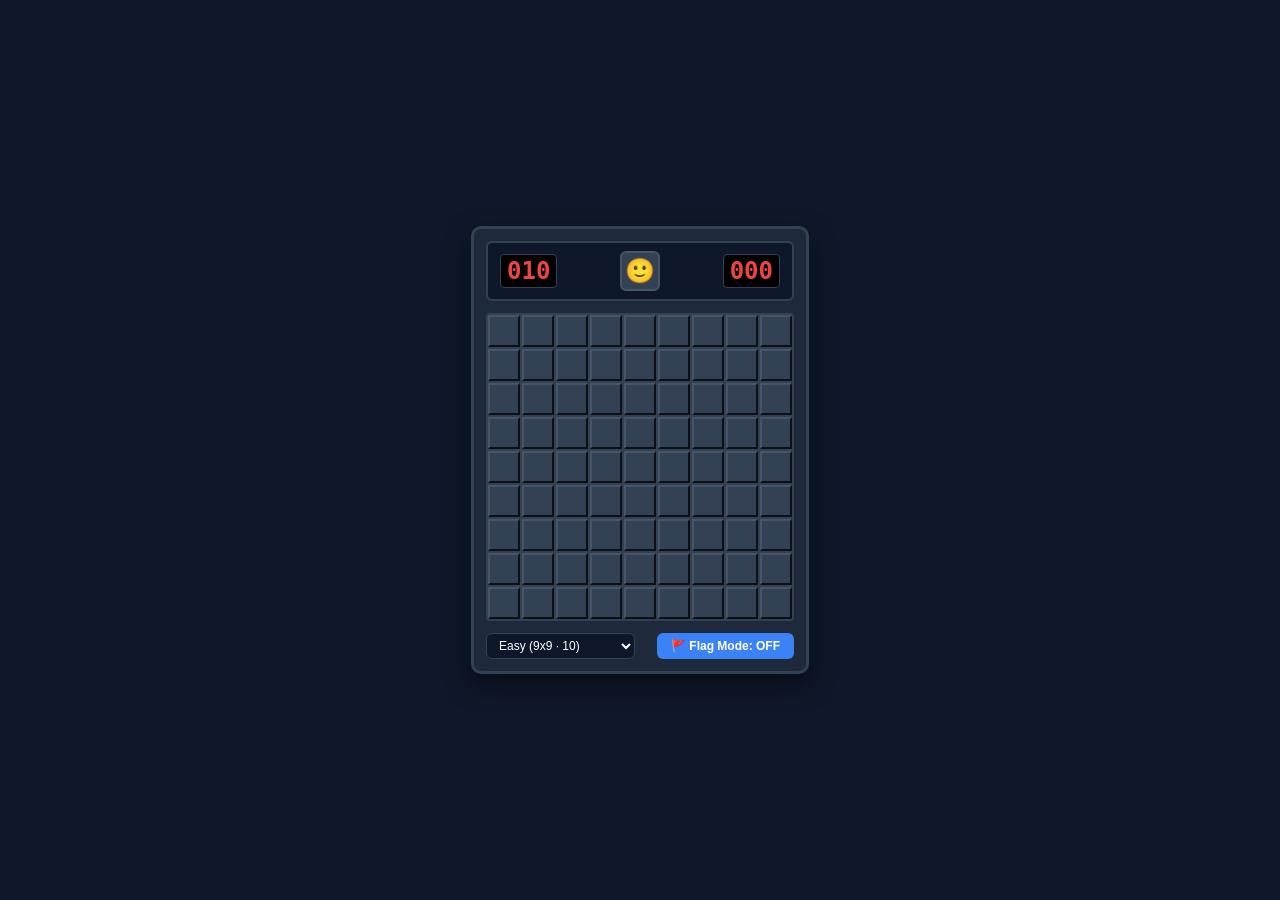
<file: games/minesweeper/index.html>
<!DOCTYPE html>
<html lang="en">
<head>
  <meta charset="UTF-8">
  <meta name="viewport" content="width=device-width, initial-scale=1.0, user-scalable=no">
  <title>Minesweeper Retro</title>
  <style>
    * { box-sizing: border-box; margin: 0; padding: 0; }
    body {
      background: #0f172a;
      color: #f8fafc;
      font-family: -apple-system, BlinkMacSystemFont, "Segoe UI", Roboto, sans-serif;
      display: flex;
      flex-direction: column;
      align-items: center;
      justify-content: center;
      min-height: 100vh;
      padding: 12px;
      user-select: none;
    }
    .wrapper {
      background: #1e293b;
      border: 3px solid #334155;
      border-radius: 10px;
      padding: 12px;
      box-shadow: 0 10px 25px rgba(0,0,0,0.5);
      display: flex;
      flex-direction: column;
      align-items: center;
    }
    .top-bar {
      width: 100%;
      display: flex;
      justify-content: space-between;
      align-items: center;
      background: #0f172a;
      border: 2px solid #334155;
      border-radius: 6px;
      padding: 8px 12px;
      margin-bottom: 12px;
    }
    .digit {
      background: #000;
      color: #ef4444;
      font-family: monospace;
      font-size: 24px;
      font-weight: 700;
      padding: 2px 6px;
      border-radius: 4px;
      min-width: 50px;
      text-align: center;
      border: 1px solid #374151;
    }
    .face-btn {
      font-size: 24px;
      background: #334155;
      border: 2px solid #475569;
      border-radius: 6px;
      cursor: pointer;
      width: 40px;
      height: 40px;
      display: flex;
      align-items: center;
      justify-content: center;
    }
    .face-btn:hover { background: #475569; }
    .grid {
      display: grid;
      gap: 2px;
      background: #334155;
      border: 2px solid #334155;
      border-radius: 4px;
      overflow: hidden;
    }
    .cell {
      width: 32px;
      height: 32px;
      background: #334155;
      border: 2px outset #475569;
      display: flex;
      align-items: center;
      justify-content: center;
      font-weight: 800;
      font-size: 15px;
      cursor: pointer;
      font-family: monospace;
    }
    .cell.revealed {
      background: #0f172a;
      border: 1px solid #1e293b;
      cursor: default;
    }
    .cell.mine { background: #dc2626 !important; }
    .cell[data-count="1"] { color: #38bdf8; }
    .cell[data-count="2"] { color: #4ade80; }
    .cell[data-count="3"] { color: #f87171; }
    .cell[data-count="4"] { color: #c084fc; }
    .cell[data-count="5"] { color: #f59e0b; }
    .cell[data-count="6"] { color: #2dd4bf; }
    .cell[data-count="7"] { color: #e2e8f0; }
    .cell[data-count="8"] { color: #94a3b8; }
    .controls-row {
      margin-top: 12px;
      display: flex;
      gap: 8px;
      width: 100%;
      justify-content: space-between;
    }
    .btn {
      background: #3b82f6;
      color: #fff;
      border: none;
      padding: 6px 14px;
      border-radius: 6px;
      font-size: 12px;
      font-weight: 600;
      cursor: pointer;
    }
    .btn.active { background: #e11d48; }
  </style>
</head>
<body>
  <div class="wrapper">
    <div class="top-bar">
      <div class="digit" id="mineCount">010</div>
      <button class="face-btn" id="faceBtn" onclick="init()">🙂</button>
      <div class="digit" id="timer">000</div>
    </div>

    <div class="grid" id="grid"></div>

    <div class="controls-row">
      <select id="diff" onchange="init()" style="background:#0f172a; color:#fff; border:1px solid #334155; padding:4px 8px; border-radius:6px; font-size:12px;">
        <option value="9x9x10">Easy (9x9 · 10)</option>
        <option value="12x12x20">Medium (12x12 · 20)</option>
      </select>
      <button class="btn" id="flagModeBtn" onclick="toggleFlagMode()">🚩 Flag Mode: OFF</button>
    </div>
  </div>

  <script>
    let rows = 9, cols = 9, totalMines = 10;
    let board = [];
    let revealedCount = 0;
    let flagsLeft = 10;
    let timerVal = 0;
    let timerId = null;
    let gameOver = false;
    let flagMode = false;
    let firstClick = true;

    const gridEl = document.getElementById('grid');
    const mineEl = document.getElementById('mineCount');
    const timerEl = document.getElementById('timer');
    const faceEl = document.getElementById('faceBtn');
    const flagModeBtn = document.getElementById('flagModeBtn');

    function toggleFlagMode() {
      flagMode = !flagMode;
      flagModeBtn.classList.toggle('active', flagMode);
      flagModeBtn.textContent = flagMode ? '🚩 Flag Mode: ON' : '🚩 Flag Mode: OFF';
    }

    function init() {
      const diff = document.getElementById('diff').value.split('x');
      rows = parseInt(diff[0]);
      cols = parseInt(diff[1]);
      totalMines = parseInt(diff[2]);

      flagsLeft = totalMines;
      mineEl.textContent = String(flagsLeft).padStart(3, '0');
      timerVal = 0;
      timerEl.textContent = '000';
      if (timerId) clearInterval(timerId);
      timerId = null;

      gameOver = false;
      firstClick = true;
      revealedCount = 0;
      faceEl.textContent = '🙂';

      gridEl.style.gridTemplateColumns = `repeat(${cols}, 32px)`;
      gridEl.innerHTML = '';
      board = [];

      for (let r = 0; r < rows; r++) {
        board[r] = [];
        for (let c = 0; c < cols; c++) {
          const el = document.createElement('div');
          el.className = 'cell';
          el.dataset.r = r;
          el.dataset.c = c;
          el.onmousedown = (e) => handleClick(e, r, c);
          el.oncontextmenu = (e) => { e.preventDefault(); handleRightClick(r, c); };
          gridEl.appendChild(el);

          board[r][c] = {
            r, c, el,
            isMine: false,
            isRevealed: false,
            isFlagged: false,
            count: 0
          };
        }
      }
    }

    function populateMines(startR, startC) {
      let placed = 0;
      while (placed < totalMines) {
        const r = Math.floor(Math.random() * rows);
        const c = Math.floor(Math.random() * cols);
        if (!board[r][c].isMine && !(Math.abs(r - startR) <= 1 && Math.abs(c - startC) <= 1)) {
          board[r][c].isMine = true;
          placed++;
        }
      }

      // Calculate neighbor counts
      for (let r = 0; r < rows; r++) {
        for (let c = 0; c < cols; c++) {
          if (!board[r][c].isMine) {
            let count = 0;
            for (let dr = -1; dr <= 1; dr++) {
              for (let dc = -1; dc <= 1; dc++) {
                const nr = r + dr, nc = c + dc;
                if (nr >= 0 && nr < rows && nc >= 0 && nc < cols && board[nr][nc].isMine) {
                  count++;
                }
              }
            }
            board[r][c].count = count;
          }
        }
      }
    }

    function startTimer() {
      if (!timerId) {
        timerId = setInterval(() => {
          timerVal = Math.min(999, timerVal + 1);
          timerEl.textContent = String(timerVal).padStart(3, '0');
        }, 1000);
      }
    }

    function handleClick(e, r, c) {
      if (gameOver) return;
      if (e.button === 2) return; // Right click handled separately
      if (flagMode) {
        return handleRightClick(r, c);
      }

      const cell = board[r][c];
      if (cell.isRevealed || cell.isFlagged) return;

      if (firstClick) {
        firstClick = false;
        populateMines(r, c);
        startTimer();
      }

      reveal(cell);
    }

    function handleRightClick(r, c) {
      if (gameOver) return;
      const cell = board[r][c];
      if (cell.isRevealed) return;

      cell.isFlagged = !cell.isFlagged;
      cell.el.textContent = cell.isFlagged ? '🚩' : '';
      flagsLeft += cell.isFlagged ? -1 : 1;
      mineEl.textContent = String(flagsLeft).padStart(3, '0');
    }

    function reveal(cell) {
      if (cell.isRevealed || cell.isFlagged) return;
      cell.isRevealed = true;
      cell.el.classList.add('revealed');

      if (cell.isMine) {
        cell.el.classList.add('mine');
        cell.el.textContent = '💣';
        return endLoss();
      }

      revealedCount++;
      if (cell.count > 0) {
        cell.el.textContent = cell.count;
        cell.el.dataset.count = cell.count;
      } else {
        // Cascade empty cells
        for (let dr = -1; dr <= 1; dr++) {
          for (let dc = -1; dc <= 1; dc++) {
            const nr = cell.r + dr, nc = cell.c + dc;
            if (nr >= 0 && nr < rows && nc >= 0 && nc < cols) {
              reveal(board[nr][nc]);
            }
          }
        }
      }

      if (revealedCount === rows * cols - totalMines) {
        endWin();
      }
    }

    function endLoss() {
      gameOver = true;
      faceEl.textContent = '😵';
      clearInterval(timerId);
      // Reveal all mines
      board.flat().forEach(cell => {
        if (cell.isMine) {
          cell.el.classList.add('mine');
          cell.el.textContent = '💣';
        }
      });
    }

    function endWin() {
      gameOver = true;
      faceEl.textContent = '😎';
      clearInterval(timerId);
      mineEl.textContent = '000';
    }

    init();
  </script>
</body>
</html>
</file>
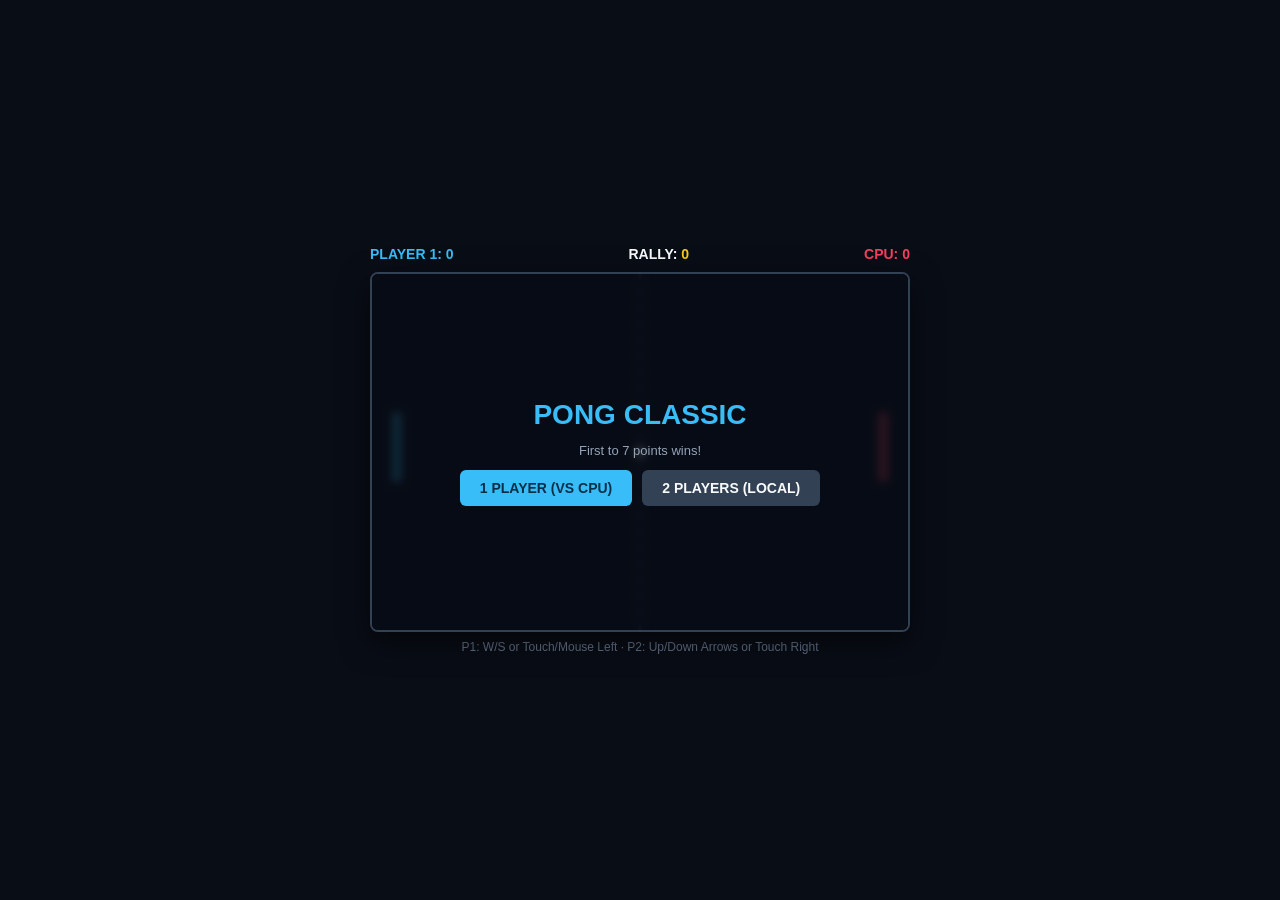
<file: games/pong/index.html>
<!DOCTYPE html>
<html lang="en">
<head>
  <meta charset="UTF-8">
  <meta name="viewport" content="width=device-width, initial-scale=1.0, user-scalable=no">
  <title>Classic Pong 1972</title>
  <style>
    * { box-sizing: border-box; margin: 0; padding: 0; }
    body {
      background: #090d16;
      color: #f8fafc;
      font-family: -apple-system, BlinkMacSystemFont, "Segoe UI", Roboto, sans-serif;
      display: flex;
      flex-direction: column;
      align-items: center;
      justify-content: center;
      min-height: 100vh;
      padding: 12px;
      user-select: none;
      touch-action: none;
    }
    .hud {
      width: 100%;
      max-width: 540px;
      display: flex;
      justify-content: space-between;
      margin-bottom: 10px;
      font-size: 14px;
      font-weight: 700;
    }
    .hud .p1 { color: #38bdf8; }
    .hud .p2 { color: #f43f5e; }
    .box {
      position: relative;
      width: 100%;
      max-width: 540px;
      height: 360px;
      background: #020617;
      border: 2px solid #334155;
      border-radius: 8px;
      overflow: hidden;
      box-shadow: 0 10px 30px rgba(0,0,0,0.6);
    }
    canvas { width: 100%; height: 100%; display: block; }
    .overlay {
      position: absolute;
      inset: 0;
      background: rgba(9, 13, 22, 0.85);
      backdrop-filter: blur(4px);
      display: flex;
      flex-direction: column;
      align-items: center;
      justify-content: center;
      gap: 12px;
    }
    .overlay.hidden { display: none; }
    .overlay h2 { font-size: 28px; color: #38bdf8; font-weight: 800; }
    .btn-group { display: flex; gap: 10px; }
    .btn {
      background: #38bdf8;
      color: #082f49;
      border: none;
      padding: 10px 20px;
      border-radius: 6px;
      font-size: 14px;
      font-weight: 700;
      cursor: pointer;
    }
    .btn.sec { background: #334155; color: #f8fafc; }
    .btn:hover { opacity: 0.9; }
    .ctrl-hint { font-size: 12px; color: #64748b; margin-top: 8px; }
  </style>
</head>
<body>
  <div class="hud">
    <div class="p1">PLAYER 1: <span id="p1Score">0</span></div>
    <div>RALLY: <span id="rally" style="color: #facc15;">0</span></div>
    <div class="p2" id="p2Label">CPU: <span id="p2Score">0</span></div>
  </div>

  <div class="box">
    <canvas id="canvas" width="540" height="360"></canvas>
    <div class="overlay" id="overlay">
      <h2 id="title">PONG CLASSIC</h2>
      <p id="msg" style="color:#94a3b8; font-size:13px;">First to 7 points wins!</p>
      <div class="btn-group">
        <button class="btn" onclick="start('1p')">1 PLAYER (VS CPU)</button>
        <button class="btn sec" onclick="start('2p')">2 PLAYERS (LOCAL)</button>
      </div>
    </div>
  </div>

  <div class="ctrl-hint">P1: W/S or Touch/Mouse Left · P2: Up/Down Arrows or Touch Right</div>

  <script>
    const canvas = document.getElementById('canvas');
    const ctx = canvas.getContext('2d');
    const p1ScoreEl = document.getElementById('p1Score');
    const p2ScoreEl = document.getElementById('p2Score');
    const p2Label = document.getElementById('p2Label');
    const rallyEl = document.getElementById('rally');
    const overlay = document.getElementById('overlay');
    const titleEl = document.getElementById('title');

    // Web Audio Sound FX
    const audioCtx = new (window.AudioContext || window.webkitAudioContext)();
    function playBeep(f, dur = 0.06) {
      try {
        if (audioCtx.state === 'suspended') audioCtx.resume();
        const osc = audioCtx.createOscillator();
        const g = audioCtx.createGain();
        osc.type = 'square';
        osc.frequency.setValueAtTime(f, audioCtx.currentTime);
        g.gain.setValueAtTime(0.05, audioCtx.currentTime);
        g.gain.exponentialRampToValueAtTime(0.001, audioCtx.currentTime + dur);
        osc.connect(g);
        g.connect(audioCtx.destination);
        osc.start();
        osc.stop(audioCtx.currentTime + dur);
      } catch (e) {}
    }

    let mode = '1p'; // '1p' or '2p'
    let p1 = { x: 20, y: 140, width: 10, height: 70, dy: 0, score: 0 };
    let p2 = { x: 510, y: 140, width: 10, height: 70, dy: 0, score: 0 };
    let ball = { x: 270, y: 180, radius: 6, dx: 4, dy: 3 };
    let rally = 0;
    let isRunning = false;
    let keys = {};
    let animId = null;

    function resetBall(servingPlayer) {
      ball.x = canvas.width / 2;
      ball.y = canvas.height / 2;
      rally = 0;
      rallyEl.textContent = '0';
      const dir = servingPlayer === 1 ? 1 : -1;
      ball.dx = dir * (4 + Math.random());
      ball.dy = (Math.random() - 0.5) * 6;
    }

    function start(selectedMode) {
      mode = selectedMode;
      p2Label.innerHTML = `${mode === '1p' ? 'CPU' : 'PLAYER 2'}: <span id="p2Score">0</span>`;
      p1.score = 0;
      p2.score = 0;
      p1.y = 140;
      p2.y = 140;
      p1ScoreEl.textContent = '0';
      document.getElementById('p2Score').textContent = '0';
      resetBall(Math.random() > 0.5 ? 1 : 2);
      overlay.classList.add('hidden');
      isRunning = true;
      if (animId) cancelAnimationFrame(animId);
      animId = requestAnimationFrame(update);
    }

    function update() {
      if (!isRunning) return;

      // P1 input
      if (keys['KeyW'] || keys['Keyw']) p1.y = Math.max(0, p1.y - 6);
      if (keys['KeyS'] || keys['Keys']) p1.y = Math.min(canvas.height - p1.height, p1.y + 6);

      // P2 input or CPU
      if (mode === '2p') {
        if (keys['ArrowUp']) p2.y = Math.max(0, p2.y - 6);
        if (keys['ArrowDown']) p2.y = Math.min(canvas.height - p2.height, p2.y + 6);
      } else {
        // CPU AI tracking
        const target = ball.y - p2.height / 2;
        p2.y += (target - p2.y) * 0.085;
        p2.y = Math.max(0, Math.min(canvas.height - p2.height, p2.y));
      }

      // Ball physics
      ball.x += ball.dx;
      ball.y += ball.dy;

      // Top / bottom bounce
      if (ball.y - ball.radius <= 0 || ball.y + ball.radius >= canvas.height) {
        ball.dy = -ball.dy;
        playBeep(280);
      }

      // P1 paddle hit
      if (
        ball.x - ball.radius <= p1.x + p1.width &&
        ball.x + ball.radius >= p1.x &&
        ball.y >= p1.y &&
        ball.y <= p1.y + p1.height
      ) {
        ball.dx = Math.abs(ball.dx) * 1.05; // speed up slightly
        const impact = (ball.y - (p1.y + p1.height / 2)) / (p1.height / 2);
        ball.dy = impact * 6;
        rally++;
        rallyEl.textContent = rally;
        playBeep(440);
      }

      // P2 paddle hit
      if (
        ball.x + ball.radius >= p2.x &&
        ball.x - ball.radius <= p2.x + p2.width &&
        ball.y >= p2.y &&
        ball.y <= p2.y + p2.height
      ) {
        ball.dx = -Math.abs(ball.dx) * 1.05;
        const impact = (ball.y - (p2.y + p2.height / 2)) / (p2.height / 2);
        ball.dy = impact * 6;
        rally++;
        rallyEl.textContent = rally;
        playBeep(480);
      }

      // Score conditions
      if (ball.x < 0) {
        p2.score++;
        document.getElementById('p2Score').textContent = p2.score;
        playBeep(180, 0.2);
        if (p2.score >= 7) return gameOver(mode === '1p' ? 'CPU WINS!' : 'PLAYER 2 WINS!');
        resetBall(1);
      } else if (ball.x > canvas.width) {
        p1.score++;
        p1ScoreEl.textContent = p1.score;
        playBeep(640, 0.2);
        if (p1.score >= 7) return gameOver('PLAYER 1 WINS!');
        resetBall(2);
      }

      draw();
      animId = requestAnimationFrame(update);
    }

    function draw() {
      ctx.fillStyle = '#020617';
      ctx.fillRect(0, 0, canvas.width, canvas.height);

      // Center dotted line
      ctx.strokeStyle = '#334155';
      ctx.lineWidth = 3;
      ctx.setLineDash([8, 8]);
      ctx.beginPath();
      ctx.moveTo(canvas.width / 2, 0);
      ctx.lineTo(canvas.width / 2, canvas.height);
      ctx.stroke();
      ctx.setLineDash([]);

      // P1 paddle
      ctx.fillStyle = '#38bdf8';
      ctx.fillRect(p1.x, p1.y, p1.width, p1.height);

      // P2 paddle
      ctx.fillStyle = '#f43f5e';
      ctx.fillRect(p2.x, p2.y, p2.width, p2.height);

      // Ball
      ctx.fillStyle = '#f8fafc';
      ctx.beginPath();
      ctx.arc(ball.x, ball.y, ball.radius, 0, Math.PI * 2);
      ctx.fill();
    }

    function gameOver(text) {
      isRunning = false;
      titleEl.textContent = text;
      overlay.classList.remove('hidden');
    }

    window.addEventListener('keydown', e => { keys[e.code] = true; });
    window.addEventListener('keyup', e => { keys[e.code] = false; });

    // Touch and mouse controls
    canvas.addEventListener('mousemove', e => {
      const rect = canvas.getBoundingClientRect();
      const my = (e.clientY - rect.top) * (canvas.height / rect.height);
      p1.y = Math.max(0, Math.min(canvas.height - p1.height, my - p1.height / 2));
    });

    canvas.addEventListener('touchmove', e => {
      e.preventDefault();
      const rect = canvas.getBoundingClientRect();
      Array.from(e.touches).forEach(t => {
        const tx = (t.clientX - rect.left) * (canvas.width / rect.width);
        const ty = (t.clientY - rect.top) * (canvas.height / rect.height);
        if (tx < canvas.width / 2) {
          p1.y = Math.max(0, Math.min(canvas.height - p1.height, ty - p1.height / 2));
        } else if (mode === '2p') {
          p2.y = Math.max(0, Math.min(canvas.height - p2.height, ty - p2.height / 2));
        }
      });
    }, { passive: false });

    draw();
  </script>
</body>
</html>
</file>
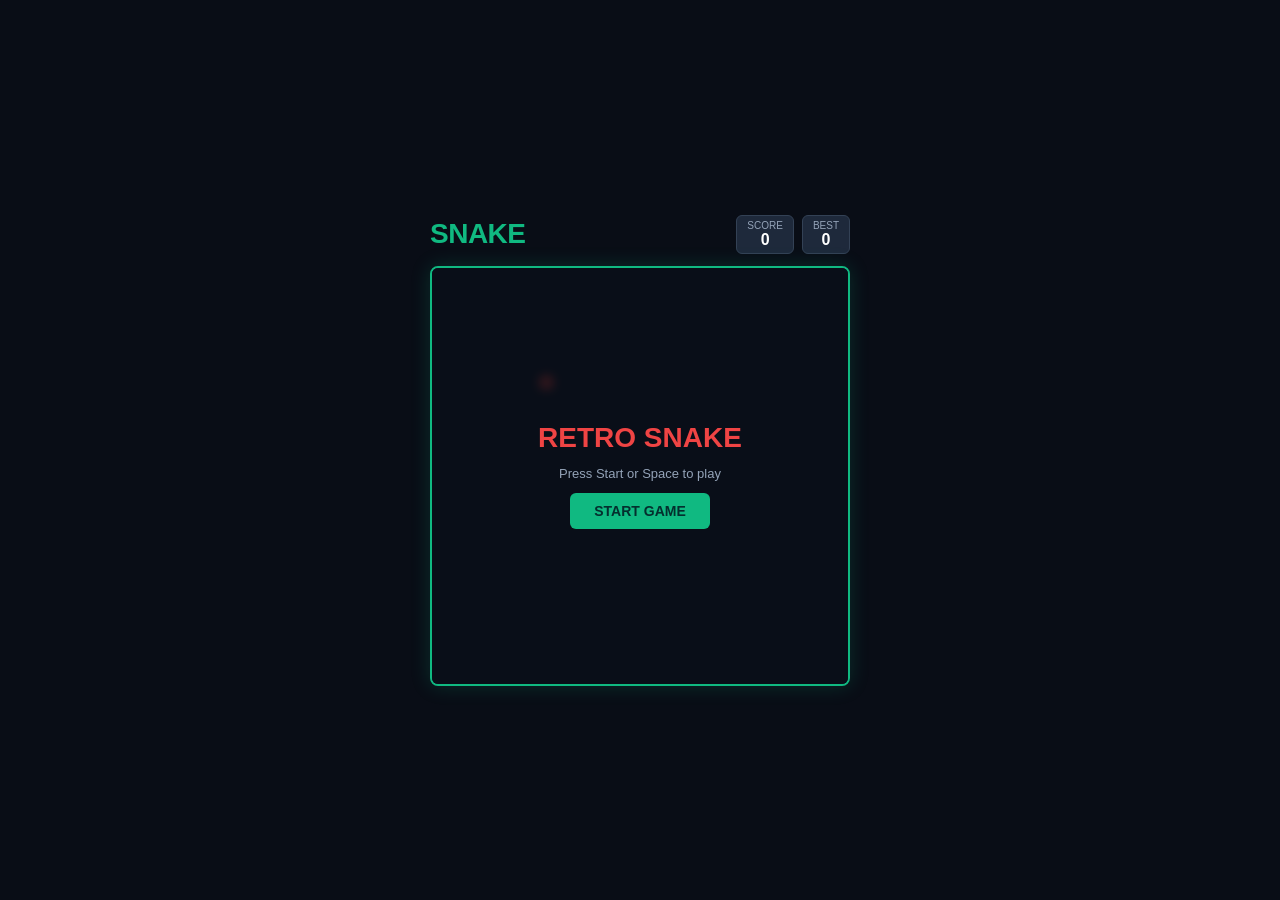
<file: games/snake/index.html>
<!DOCTYPE html>
<html lang="en">
<head>
  <meta charset="UTF-8">
  <meta name="viewport" content="width=device-width, initial-scale=1.0, user-scalable=no">
  <title>Retro Snake</title>
  <style>
    * { box-sizing: border-box; margin: 0; padding: 0; }
    body {
      background: #090d16;
      color: #f1f5f9;
      font-family: -apple-system, BlinkMacSystemFont, "Segoe UI", Roboto, sans-serif;
      display: flex;
      flex-direction: column;
      align-items: center;
      justify-content: center;
      min-height: 100vh;
      padding: 12px;
      user-select: none;
      touch-action: none;
    }
    .header {
      width: 100%;
      max-width: 420px;
      display: flex;
      justify-content: space-between;
      align-items: center;
      margin-bottom: 12px;
    }
    .title h1 {
      font-size: 28px;
      font-weight: 800;
      color: #10b981;
      letter-spacing: -0.5px;
    }
    .stats {
      display: flex;
      gap: 8px;
    }
    .stat-card {
      background: #1e293b;
      border: 1px solid #334155;
      border-radius: 6px;
      padding: 4px 10px;
      text-align: center;
    }
    .stat-label { font-size: 10px; text-transform: uppercase; color: #94a3b8; }
    .stat-val { font-size: 16px; font-weight: 700; color: #fff; font-variant-numeric: tabular-nums; }
    .canvas-container {
      position: relative;
      width: 100%;
      max-width: 420px;
      aspect-ratio: 1;
      background: #0f172a;
      border: 2px solid #10b981;
      border-radius: 8px;
      box-shadow: 0 0 20px rgba(16, 185, 129, 0.2);
      overflow: hidden;
    }
    canvas {
      width: 100%;
      height: 100%;
      display: block;
    }
    .overlay {
      position: absolute;
      inset: 0;
      background: rgba(9, 13, 22, 0.85);
      backdrop-filter: blur(4px);
      display: flex;
      flex-direction: column;
      align-items: center;
      justify-content: center;
      gap: 12px;
      transition: opacity 0.2s ease;
    }
    .overlay.hidden { display: none; }
    .overlay h2 { font-size: 28px; color: #ef4444; }
    .btn {
      background: #10b981;
      color: #042f2e;
      border: none;
      padding: 10px 24px;
      border-radius: 6px;
      font-size: 14px;
      font-weight: 700;
      cursor: pointer;
      transition: background 0.15s ease;
    }
    .btn:hover { background: #34d399; }
    .dpad {
      display: none;
      margin-top: 12px;
      gap: 4px;
      flex-direction: column;
      align-items: center;
    }
    @media (max-width: 600px) { .dpad { display: flex; } }
    .drow { display: flex; gap: 4px; }
    .dbtn {
      width: 46px;
      height: 46px;
      background: #1e293b;
      border: 1px solid #334155;
      color: #10b981;
      border-radius: 6px;
      font-size: 18px;
      cursor: pointer;
      display: flex;
      align-items: center;
      justify-content: center;
    }
    .dbtn:active { background: #10b981; color: #042f2e; }
  </style>
</head>
<body>
  <div class="header">
    <div class="title">
      <h1>SNAKE</h1>
    </div>
    <div class="stats">
      <div class="stat-card">
        <div class="stat-label">Score</div>
        <div class="stat-val" id="score">0</div>
      </div>
      <div class="stat-card">
        <div class="stat-label">Best</div>
        <div class="stat-val" id="best">0</div>
      </div>
    </div>
  </div>

  <div class="canvas-container">
    <canvas id="gameCanvas" width="400" height="400"></canvas>
    <div class="overlay" id="overlay">
      <h2 id="overlayTitle">RETRO SNAKE</h2>
      <p style="color:#94a3b8; font-size:13px;" id="overlayMsg">Press Start or Space to play</p>
      <button class="btn" id="startBtn">START GAME</button>
    </div>
  </div>

  <div class="dpad">
    <div class="drow">
      <button class="dbtn" onclick="setDir(0, -1)">▲</button>
    </div>
    <div class="drow">
      <button class="dbtn" onclick="setDir(-1, 0)">◀</button>
      <button class="dbtn" onclick="setDir(0, 1)">▼</button>
      <button class="dbtn" onclick="setDir(1, 0)">▶</button>
    </div>
  </div>

  <script>
    const canvas = document.getElementById('gameCanvas');
    const ctx = canvas.getContext('2d');
    const scoreEl = document.getElementById('score');
    const bestEl = document.getElementById('best');
    const overlay = document.getElementById('overlay');
    const overlayTitle = document.getElementById('overlayTitle');
    const overlayMsg = document.getElementById('overlayMsg');
    const startBtn = document.getElementById('startBtn');

    const GRID_SIZE = 20;
    const TILE_COUNT = 20;

    let snake = [];
    let food = { x: 5, y: 5, bonus: false };
    let dx = 1, dy = 0;
    let nextDx = 1, nextDy = 0;
    let score = 0;
    let best = parseInt(localStorage.getItem('snake_best') || '0', 10);
    let gameLoop = null;
    let isRunning = false;
    let speed = 110;

    bestEl.textContent = best;

    // Web Audio Sound FX
    const audioCtx = new (window.AudioContext || window.webkitAudioContext)();
    function playBeep(freq, type, duration) {
      try {
        if (audioCtx.state === 'suspended') audioCtx.resume();
        const osc = audioCtx.createOscillator();
        const gain = audioCtx.createGain();
        osc.type = type;
        osc.frequency.setValueAtTime(freq, audioCtx.currentTime);
        gain.gain.setValueAtTime(0.08, audioCtx.currentTime);
        gain.gain.exponentialRampToValueAtTime(0.001, audioCtx.currentTime + duration);
        osc.connect(gain);
        gain.connect(audioCtx.destination);
        osc.start();
        osc.stop(audioCtx.currentTime + duration);
      } catch (e) {}
    }

    function initGame() {
      snake = [
        { x: 10, y: 10 },
        { x: 9, y: 10 },
        { x: 8, y: 10 }
      ];
      dx = 1; dy = 0;
      nextDx = 1; nextDy = 0;
      score = 0;
      speed = 110;
      scoreEl.textContent = '0';
      spawnFood();
      overlay.classList.add('hidden');
      isRunning = true;
      if (gameLoop) clearInterval(gameLoop);
      gameLoop = setInterval(update, speed);
    }

    function spawnFood() {
      let valid = false;
      while (!valid) {
        food.x = Math.floor(Math.random() * TILE_COUNT);
        food.y = Math.floor(Math.random() * TILE_COUNT);
        valid = !snake.some(segment => segment.x === food.x && segment.y === food.y);
      }
      food.bonus = Math.random() < 0.2;
    }

    function setDir(newX, newY) {
      if (!isRunning) return;
      if (newX !== 0 && dx !== 0) return;
      if (newY !== 0 && dy !== 0) return;
      nextDx = newX;
      nextDy = newY;
    }

    function update() {
      dx = nextDx;
      dy = nextDy;
      const head = { x: snake[0].x + dx, y: snake[0].y + dy };

      // Wall collision
      if (head.x < 0 || head.x >= TILE_COUNT || head.y < 0 || head.y >= TILE_COUNT) {
        return gameOver();
      }

      // Self collision
      if (snake.some(seg => seg.x === head.x && seg.y === head.y)) {
        return gameOver();
      }

      snake.unshift(head);

      if (head.x === food.x && head.y === food.y) {
        const points = food.bonus ? 30 : 10;
        score += points;
        scoreEl.textContent = score;
        if (score > best) {
          best = score;
          bestEl.textContent = best;
          localStorage.setItem('snake_best', best);
        }
        playBeep(food.bonus ? 660 : 440, 'triangle', 0.1);
        spawnFood();
        if (score % 50 === 0 && speed > 60) {
          speed -= 5;
          clearInterval(gameLoop);
          gameLoop = setInterval(update, speed);
        }
      } else {
        snake.pop();
      }

      draw();
    }

    function draw() {
      // Clear canvas
      ctx.fillStyle = '#0f172a';
      ctx.fillRect(0, 0, canvas.width, canvas.height);

      // Subtle grid
      ctx.strokeStyle = '#1e293b';
      ctx.lineWidth = 0.5;
      for (let i = 0; i <= 400; i += GRID_SIZE) {
        ctx.beginPath();
        ctx.moveTo(i, 0); ctx.lineTo(i, 400);
        ctx.moveTo(0, i); ctx.lineTo(400, i);
        ctx.stroke();
      }

      // Draw food
      ctx.fillStyle = food.bonus ? '#f59e0b' : '#ef4444';
      ctx.beginPath();
      ctx.arc(
        food.x * GRID_SIZE + GRID_SIZE / 2,
        food.y * GRID_SIZE + GRID_SIZE / 2,
        GRID_SIZE / 2 - 2,
        0,
        Math.PI * 2
      );
      ctx.fill();

      // Draw snake
      snake.forEach((seg, i) => {
        ctx.fillStyle = i === 0 ? '#34d399' : '#10b981';
        ctx.fillRect(seg.x * GRID_SIZE + 1, seg.y * GRID_SIZE + 1, GRID_SIZE - 2, GRID_SIZE - 2);
      });
    }

    function gameOver() {
      isRunning = false;
      clearInterval(gameLoop);
      playBeep(180, 'sawtooth', 0.3);
      overlayTitle.textContent = "GAME OVER";
      overlayMsg.textContent = `Score: ${score} · Best: ${best}`;
      startBtn.textContent = "PLAY AGAIN";
      overlay.classList.remove('hidden');
    }

    window.addEventListener('keydown', e => {
      if (['ArrowUp', 'KeyW'].includes(e.code)) { e.preventDefault(); setDir(0, -1); }
      if (['ArrowDown', 'KeyS'].includes(e.code)) { e.preventDefault(); setDir(0, 1); }
      if (['ArrowLeft', 'KeyA'].includes(e.code)) { e.preventDefault(); setDir(-1, 0); }
      if (['ArrowRight', 'KeyD'].includes(e.code)) { e.preventDefault(); setDir(1, 0); }
      if (e.code === 'Space' && !isRunning) {
        initGame();
      }
    });

    startBtn.onclick = initGame;
    draw();
  </script>
</body>
</html>
</file>
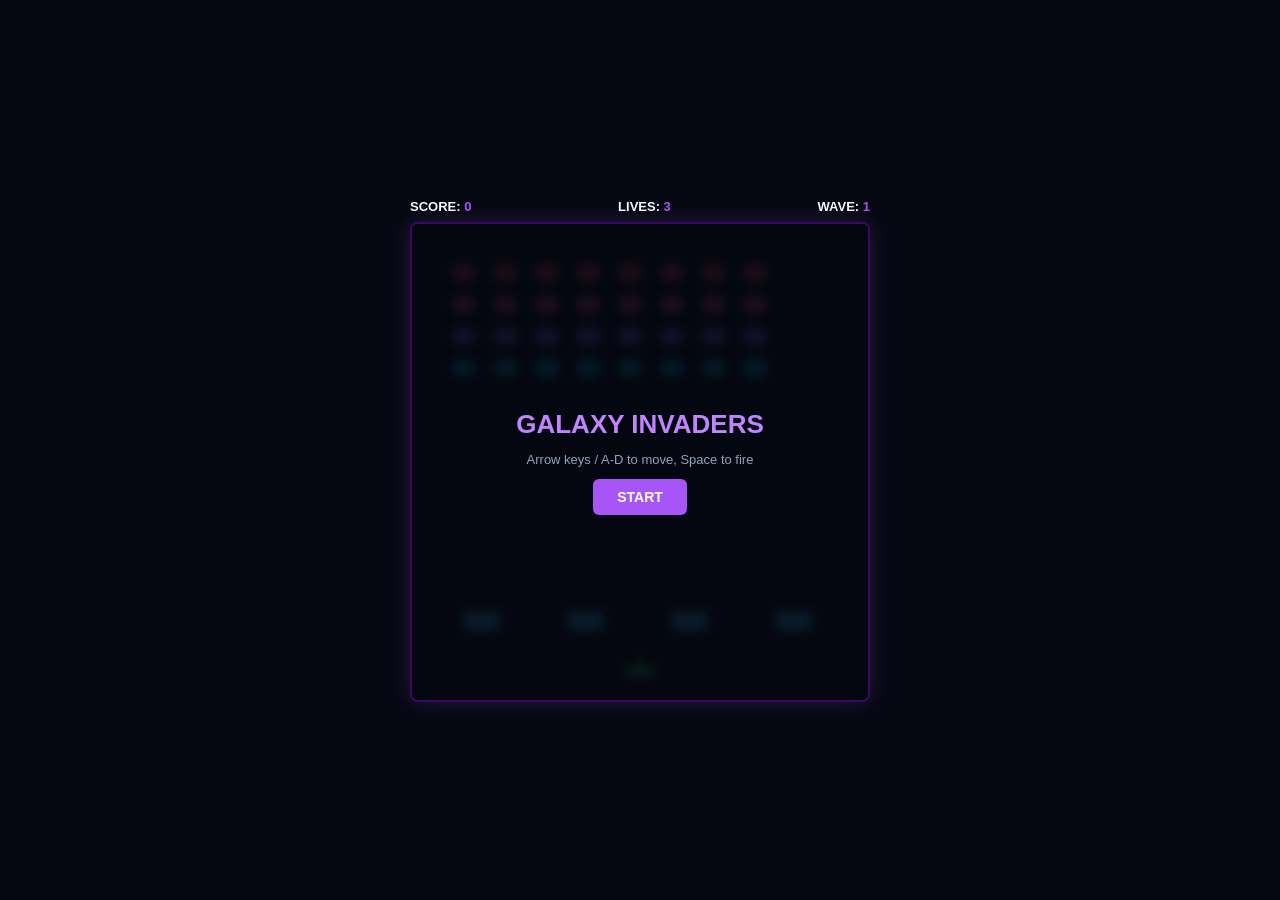
<file: games/space-invaders/index.html>
<!DOCTYPE html>
<html lang="en">
<head>
  <meta charset="UTF-8">
  <meta name="viewport" content="width=device-width, initial-scale=1.0, user-scalable=no">
  <title>Galaxy Invaders</title>
  <style>
    * { box-sizing: border-box; margin: 0; padding: 0; }
    body {
      background: #050811;
      color: #f8fafc;
      font-family: -apple-system, BlinkMacSystemFont, "Segoe UI", Roboto, sans-serif;
      display: flex;
      flex-direction: column;
      align-items: center;
      justify-content: center;
      min-height: 100vh;
      padding: 10px;
      user-select: none;
      touch-action: none;
    }
    .hud {
      width: 100%;
      max-width: 460px;
      display: flex;
      justify-content: space-between;
      margin-bottom: 8px;
      font-size: 13px;
      font-weight: 700;
    }
    .hud span { color: #a855f7; font-variant-numeric: tabular-nums; }
    .box {
      position: relative;
      width: 100%;
      max-width: 460px;
      height: 480px;
      background: #020408;
      border: 2px solid #3b0764;
      border-radius: 8px;
      overflow: hidden;
      box-shadow: 0 0 25px rgba(168, 85, 247, 0.2);
    }
    canvas { width: 100%; height: 100%; display: block; }
    .overlay {
      position: absolute;
      inset: 0;
      background: rgba(5, 8, 17, 0.9);
      backdrop-filter: blur(4px);
      display: flex;
      flex-direction: column;
      align-items: center;
      justify-content: center;
      gap: 12px;
    }
    .overlay.hidden { display: none; }
    .overlay h2 { font-size: 26px; color: #c084fc; font-weight: 800; }
    .btn {
      background: #a855f7;
      color: #ffffff;
      border: none;
      padding: 10px 24px;
      border-radius: 6px;
      font-size: 14px;
      font-weight: 700;
      cursor: pointer;
    }
    .btn:hover { background: #9333ea; }
    .mobile-controls {
      display: none;
      margin-top: 10px;
      gap: 12px;
      width: 100%;
      max-width: 460px;
      justify-content: space-between;
    }
    @media (max-width: 600px) { .mobile-controls { display: flex; } }
    .arrow-btns { display: flex; gap: 8px; }
    .m-btn {
      width: 50px;
      height: 46px;
      background: #1e1b4b;
      border: 1px solid #4338ca;
      color: #c7d2fe;
      border-radius: 8px;
      font-size: 18px;
      display: flex;
      align-items: center;
      justify-content: center;
      cursor: pointer;
    }
    .m-btn.fire { width: 90px; background: #9333ea; color: #fff; font-weight: bold; }
  </style>
</head>
<body>
  <div class="hud">
    <div>SCORE: <span id="score">0</span></div>
    <div>LIVES: <span id="lives">3</span></div>
    <div>WAVE: <span id="wave">1</span></div>
  </div>

  <div class="box">
    <canvas id="canvas" width="460" height="480"></canvas>
    <div class="overlay" id="overlay">
      <h2 id="title">GALAXY INVADERS</h2>
      <p id="msg" style="color:#94a3b8; font-size:13px;">Arrow keys / A-D to move, Space to fire</p>
      <button class="btn" id="startBtn">START</button>
    </div>
  </div>

  <div class="mobile-controls">
    <div class="arrow-btns">
      <button class="m-btn" id="leftBtn">◀</button>
      <button class="m-btn" id="rightBtn">▶</button>
    </div>
    <button class="m-btn fire" id="fireBtn">FIRE</button>
  </div>

  <script>
    const canvas = document.getElementById('canvas');
    const ctx = canvas.getContext('2d');
    const scoreEl = document.getElementById('score');
    const livesEl = document.getElementById('lives');
    const waveEl = document.getElementById('wave');
    const overlay = document.getElementById('overlay');
    const titleEl = document.getElementById('title');
    const startBtn = document.getElementById('startBtn');

    // Web Audio Sound FX
    const audioCtx = new (window.AudioContext || window.webkitAudioContext)();
    function playBeep(f, dur = 0.08, type = 'square') {
      try {
        if (audioCtx.state === 'suspended') audioCtx.resume();
        const osc = audioCtx.createOscillator();
        const g = audioCtx.createGain();
        osc.type = type;
        osc.frequency.setValueAtTime(f, audioCtx.currentTime);
        g.gain.setValueAtTime(0.05, audioCtx.currentTime);
        g.gain.exponentialRampToValueAtTime(0.001, audioCtx.currentTime + dur);
        osc.connect(g);
        g.connect(audioCtx.destination);
        osc.start();
        osc.stop(audioCtx.currentTime + dur);
      } catch (e) {}
    }

    let player = { x: 215, y: 440, width: 30, height: 16, speed: 5 };
    let bullets = [];
    let enemyBullets = [];
    let invaders = [];
    let shields = [];
    let score = 0;
    let lives = 3;
    let wave = 1;
    let invaderDir = 1;
    let invaderSpeed = 1;
    let invaderDrop = false;
    let isRunning = false;
    let keys = {};
    let animId = null;

    function initInvaders() {
      invaders = [];
      const rows = 4;
      const cols = 8;
      const startX = 40;
      const startY = 40;
      const paddingX = 42;
      const paddingY = 32;

      for (let r = 0; r < rows; r++) {
        for (let c = 0; c < cols; c++) {
          invaders.push({
            x: startX + c * paddingX,
            y: startY + r * paddingY,
            width: 24,
            height: 18,
            alive: true,
            type: r,
            points: (4 - r) * 10
          });
        }
      }
      invaderSpeed = 0.8 + wave * 0.2;
    }

    function initShields() {
      shields = [];
      const shieldPositions = [70, 175, 280, 385];
      shieldPositions.forEach(x => {
        shields.push({ x: x - 18, y: 390, width: 36, height: 20, health: 12 });
      });
    }

    function fireBullet() {
      if (!isRunning) return;
      if (bullets.length < 2) {
        bullets.push({ x: player.x + player.width / 2 - 2, y: player.y, width: 4, height: 10, speed: 7 });
        playBeep(880, 0.05, 'triangle');
      }
    }

    function update() {
      if (!isRunning) return;

      // Player move
      if (keys['ArrowLeft'] || keys['KeyA']) player.x = Math.max(10, player.x - player.speed);
      if (keys['ArrowRight'] || keys['KeyD']) player.x = Math.min(canvas.width - player.width - 10, player.x + player.speed);

      // Bullets
      for (let i = bullets.length - 1; i >= 0; i--) {
        const b = bullets[i];
        b.y -= b.speed;
        if (b.y < 0) {
          bullets.splice(i, 1);
          continue;
        }

        // Shield hit
        let bulletRemoved = false;
        for (let s of shields) {
          if (s.health > 0 && b.x > s.x && b.x < s.x + s.width && b.y > s.y && b.y < s.y + s.height) {
            s.health--;
            bullets.splice(i, 1);
            bulletRemoved = true;
            break;
          }
        }
        if (bulletRemoved) continue;

        // Invader hit
        for (let inv of invaders) {
          if (inv.alive && b.x > inv.x && b.x < inv.x + inv.width && b.y > inv.y && b.y < inv.y + inv.height) {
            inv.alive = false;
            score += inv.points;
            scoreEl.textContent = score;
            bullets.splice(i, 1);
            playBeep(320, 0.1, 'sawtooth');
            break;
          }
        }
      }

      // Invader movement
      let edgeReached = false;
      const aliveInvaders = invaders.filter(i => i.alive);

      if (aliveInvaders.length === 0) {
        wave++;
        waveEl.textContent = wave;
        initInvaders();
        return;
      }

      aliveInvaders.forEach(inv => {
        inv.x += invaderDir * invaderSpeed;
        if (inv.x + inv.width > canvas.width - 10 || inv.x < 10) {
          edgeReached = true;
        }
        // Invader reached player level
        if (inv.y + inv.height >= player.y) {
          gameOver();
        }
      });

      if (edgeReached) {
        invaderDir = -invaderDir;
        aliveInvaders.forEach(inv => {
          inv.y += 14;
        });
      }

      // Random enemy shooting
      if (Math.random() < 0.03 + wave * 0.005 && enemyBullets.length < 4) {
        const shooter = aliveInvaders[Math.floor(Math.random() * aliveInvaders.length)];
        if (shooter) {
          enemyBullets.push({ x: shooter.x + shooter.width / 2, y: shooter.y + shooter.height, width: 3, height: 8, speed: 3.5 });
        }
      }

      // Update enemy bullets
      for (let i = enemyBullets.length - 1; i >= 0; i--) {
        const eb = enemyBullets[i];
        eb.y += eb.speed;
        if (eb.y > canvas.height) {
          enemyBullets.splice(i, 1);
          continue;
        }

        // Shield hit
        let hitShield = false;
        for (let s of shields) {
          if (s.health > 0 && eb.x > s.x && eb.x < s.x + s.width && eb.y > s.y && eb.y < s.y + s.height) {
            s.health--;
            enemyBullets.splice(i, 1);
            hitShield = true;
            break;
          }
        }
        if (hitShield) continue;

        // Player hit
        if (eb.x > player.x && eb.x < player.x + player.width && eb.y > player.y && eb.y < player.y + player.height) {
          enemyBullets.splice(i, 1);
          lives--;
          livesEl.textContent = lives;
          playBeep(120, 0.3, 'sawtooth');
          if (lives <= 0) {
            return gameOver();
          }
        }
      }

      draw();
      animId = requestAnimationFrame(update);
    }

    function draw() {
      ctx.fillStyle = '#020408';
      ctx.fillRect(0, 0, canvas.width, canvas.height);

      // Stars
      ctx.fillStyle = '#475569';
      for (let s = 0; s < 30; s++) {
        ctx.fillRect((s * 47) % canvas.width, (s * 73) % canvas.height, 1.5, 1.5);
      }

      // Draw player
      ctx.fillStyle = '#22c55e';
      ctx.fillRect(player.x, player.y + 6, player.width, player.height - 6);
      ctx.fillRect(player.x + 12, player.y, 6, 6);

      // Draw bullets
      ctx.fillStyle = '#38bdf8';
      bullets.forEach(b => ctx.fillRect(b.x, b.y, b.width, b.height));

      // Draw enemy bullets
      ctx.fillStyle = '#f43f5e';
      enemyBullets.forEach(b => ctx.fillRect(b.x, b.y, b.width, b.height));

      // Draw shields
      shields.forEach(s => {
        if (s.health > 0) {
          const alpha = s.health / 12;
          ctx.fillStyle = `rgba(56, 189, 248, ${alpha})`;
          ctx.fillRect(s.x, s.y, s.width, s.height);
        }
      });

      // Draw invaders
      invaders.forEach(inv => {
        if (inv.alive) {
          const colors = ['#f43f5e', '#ec4899', '#a855f7', '#06b6d4'];
          ctx.fillStyle = colors[inv.type];
          ctx.fillRect(inv.x + 4, inv.y, inv.width - 8, inv.height);
          ctx.fillRect(inv.x, inv.y + 4, inv.width, inv.height - 8);
          // Eyes
          ctx.fillStyle = '#020408';
          ctx.fillRect(inv.x + 6, inv.y + 6, 3, 3);
          ctx.fillRect(inv.x + inv.width - 9, inv.y + 6, 3, 3);
        }
      });
    }

    function gameOver() {
      isRunning = false;
      titleEl.textContent = "GAME OVER";
      startBtn.textContent = "PLAY AGAIN";
      overlay.classList.remove('hidden');
    }

    function startGame() {
      score = 0;
      lives = 3;
      wave = 1;
      scoreEl.textContent = '0';
      livesEl.textContent = '3';
      waveEl.textContent = '1';
      bullets = [];
      enemyBullets = [];
      initInvaders();
      initShields();
      player.x = 215;
      overlay.classList.add('hidden');
      isRunning = true;
      if (animId) cancelAnimationFrame(animId);
      animId = requestAnimationFrame(update);
    }

    window.addEventListener('keydown', e => {
      keys[e.code] = true;
      if (e.code === 'Space') {
        e.preventDefault();
        if (!isRunning) startGame();
        else fireBullet();
      }
    });

    window.addEventListener('keyup', e => {
      keys[e.code] = false;
    });

    // Mobile buttons
    const leftBtn = document.getElementById('leftBtn');
    const rightBtn = document.getElementById('rightBtn');
    const fireBtn = document.getElementById('fireBtn');

    leftBtn.onpointerdown = () => { keys['ArrowLeft'] = true; };
    leftBtn.onpointerup = () => { keys['ArrowLeft'] = false; };
    leftBtn.onpointerleave = () => { keys['ArrowLeft'] = false; };

    rightBtn.onpointerdown = () => { keys['ArrowRight'] = true; };
    rightBtn.onpointerup = () => { keys['ArrowRight'] = false; };
    rightBtn.onpointerleave = () => { keys['ArrowRight'] = false; };

    fireBtn.onclick = () => {
      if (!isRunning) startGame();
      else fireBullet();
    };

    startBtn.onclick = startGame;
    initInvaders();
    initShields();
    draw();
  </script>
</body>
</html>
</file>
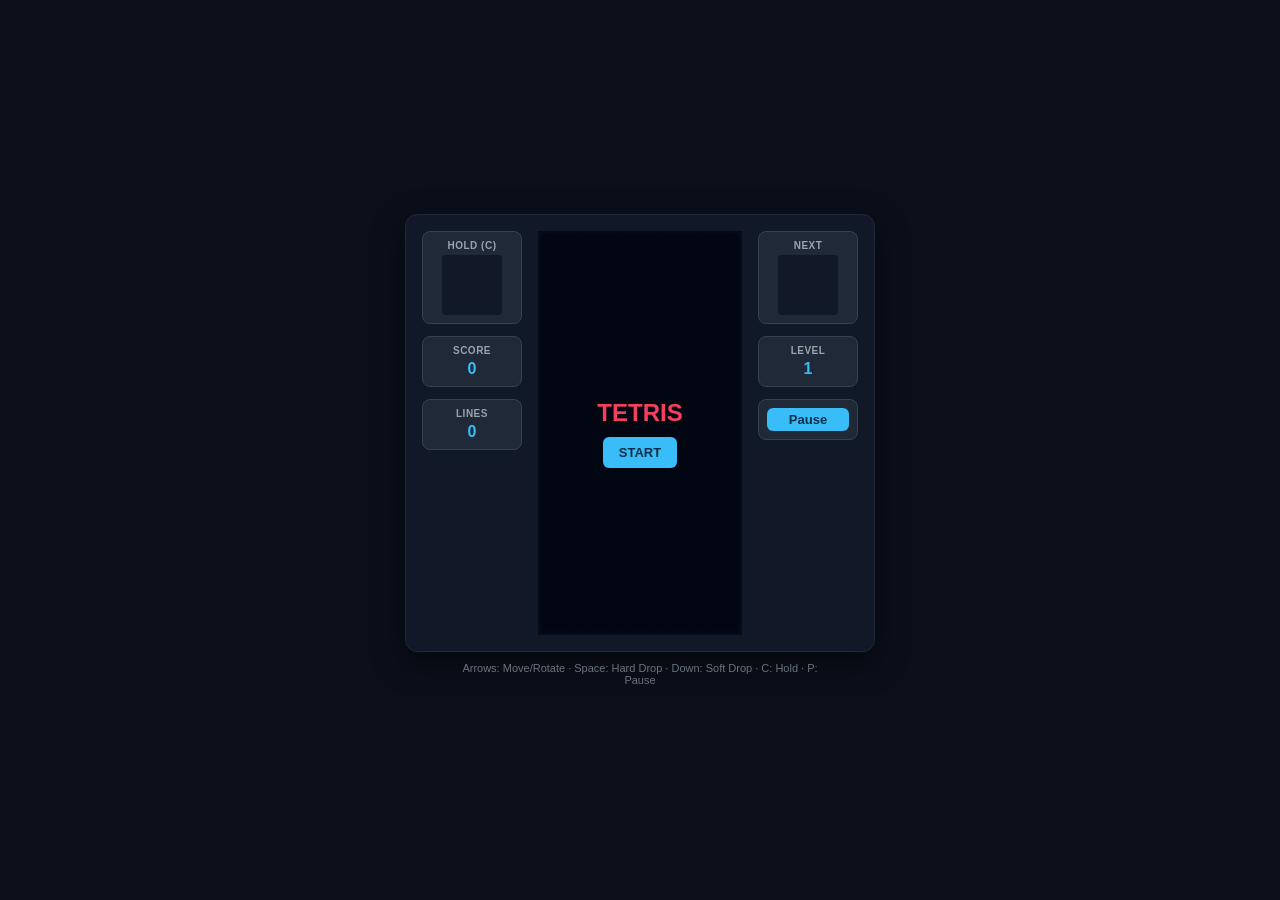
<file: games/tetris/index.html>
<!DOCTYPE html>
<html lang="en">
<head>
  <meta charset="UTF-8">
  <meta name="viewport" content="width=device-width, initial-scale=1.0, user-scalable=no">
  <title>Classic Tetris</title>
  <style>
    * { box-sizing: border-box; margin: 0; padding: 0; }
    body {
      background: #0b0f19;
      color: #f8fafc;
      font-family: -apple-system, BlinkMacSystemFont, "Segoe UI", Roboto, sans-serif;
      display: flex;
      flex-direction: column;
      align-items: center;
      justify-content: center;
      min-height: 100vh;
      padding: 10px;
      user-select: none;
      touch-action: none;
    }
    .wrapper {
      display: flex;
      gap: 16px;
      align-items: flex-start;
      background: #111827;
      padding: 16px;
      border-radius: 12px;
      border: 1px solid #1f2937;
      box-shadow: 0 10px 30px rgba(0,0,0,0.5);
    }
    .side-col {
      display: flex;
      flex-direction: column;
      gap: 12px;
      width: 100px;
    }
    .panel {
      background: #1f2937;
      border: 1px solid #374151;
      border-radius: 8px;
      padding: 8px;
      text-align: center;
    }
    .panel-title {
      font-size: 10px;
      text-transform: uppercase;
      color: #9ca3af;
      font-weight: 600;
      letter-spacing: 0.5px;
      margin-bottom: 4px;
    }
    .panel-val {
      font-size: 16px;
      font-weight: 700;
      color: #38bdf8;
      font-variant-numeric: tabular-nums;
    }
    .preview-canvas {
      display: block;
      margin: 4px auto 0;
      background: #111827;
      border-radius: 4px;
    }
    .board-container {
      position: relative;
    }
    #tetrisCanvas {
      background: #030712;
      border: 2px solid #374151;
      border-radius: 4px;
      display: block;
    }
    .overlay {
      position: absolute;
      inset: 0;
      background: rgba(3, 7, 18, 0.85);
      backdrop-filter: blur(4px);
      display: flex;
      flex-direction: column;
      align-items: center;
      justify-content: center;
      gap: 10px;
    }
    .overlay.hidden { display: none; }
    .overlay h2 { font-size: 24px; color: #f43f5e; font-weight: 800; }
    .btn {
      background: #38bdf8;
      color: #082f49;
      border: none;
      padding: 8px 16px;
      border-radius: 6px;
      font-weight: 700;
      font-size: 13px;
      cursor: pointer;
    }
    .btn:hover { background: #7dd3fc; }
    .controls-hint {
      margin-top: 10px;
      font-size: 11px;
      color: #6b7280;
      text-align: center;
      max-width: 360px;
    }
    .mobile-controls {
      display: none;
      margin-top: 12px;
      gap: 6px;
      flex-direction: column;
      align-items: center;
    }
    @media (max-width: 600px) {
      .wrapper { flex-direction: column; align-items: center; padding: 10px; }
      .side-col { flex-direction: row; width: 100%; justify-content: space-around; }
      .mobile-controls { display: flex; }
    }
    .ctrl-row { display: flex; gap: 6px; }
    .ctrl-btn {
      width: 44px;
      height: 44px;
      background: #1f2937;
      border: 1px solid #374151;
      color: #e5e7eb;
      border-radius: 6px;
      font-size: 16px;
      font-weight: bold;
      cursor: pointer;
      display: flex;
      align-items: center;
      justify-content: center;
    }
    .ctrl-btn:active { background: #38bdf8; color: #082f49; }
  </style>
</head>
<body>
  <div class="wrapper">
    <div class="side-col">
      <div class="panel">
        <div class="panel-title">Hold (C)</div>
        <canvas id="holdCanvas" class="preview-canvas" width="60" height="60"></canvas>
      </div>
      <div class="panel">
        <div class="panel-title">Score</div>
        <div class="panel-val" id="score">0</div>
      </div>
      <div class="panel">
        <div class="panel-title">Lines</div>
        <div class="panel-val" id="lines">0</div>
      </div>
    </div>

    <div class="board-container">
      <canvas id="tetrisCanvas" width="200" height="400"></canvas>
      <div class="overlay" id="overlay">
        <h2 id="overlayTitle">TETRIS</h2>
        <button class="btn" id="startBtn">START</button>
      </div>
    </div>

    <div class="side-col">
      <div class="panel">
        <div class="panel-title">Next</div>
        <canvas id="nextCanvas" class="preview-canvas" width="60" height="60"></canvas>
      </div>
      <div class="panel">
        <div class="panel-title">Level</div>
        <div class="panel-val" id="level">1</div>
      </div>
      <div class="panel">
        <button class="btn" id="pauseBtn" style="width: 100%; padding: 4px;">Pause</button>
      </div>
    </div>
  </div>

  <div class="mobile-controls">
    <div class="ctrl-row">
      <button class="ctrl-btn" onclick="holdPiece()">H</button>
      <button class="ctrl-btn" onclick="playerRotate()">↻</button>
      <button class="ctrl-btn" onclick="playerHardDrop()">⤓</button>
    </div>
    <div class="ctrl-row">
      <button class="ctrl-btn" onclick="playerMove(-1)">◀</button>
      <button class="ctrl-btn" onclick="playerDrop()">▼</button>
      <button class="ctrl-btn" onclick="playerMove(1)">▶</button>
    </div>
  </div>

  <div class="controls-hint">
    Arrows: Move/Rotate · Space: Hard Drop · Down: Soft Drop · C: Hold · P: Pause
  </div>

  <script>
    const canvas = document.getElementById('tetrisCanvas');
    const ctx = canvas.getContext('2d');
    const holdCanvas = document.getElementById('holdCanvas');
    const holdCtx = holdCanvas.getContext('2d');
    const nextCanvas = document.getElementById('nextCanvas');
    const nextCtx = nextCanvas.getContext('2d');

    const scoreEl = document.getElementById('score');
    const linesEl = document.getElementById('lines');
    const levelEl = document.getElementById('level');
    const overlay = document.getElementById('overlay');
    const overlayTitle = document.getElementById('overlayTitle');
    const startBtn = document.getElementById('startBtn');
    const pauseBtn = document.getElementById('pauseBtn');

    const COLS = 10;
    const ROWS = 20;
    const BLOCK_SIZE = 20;

    const SHAPES = {
      I: [[0,0,0,0],[1,1,1,1],[0,0,0,0],[0,0,0,0]],
      J: [[2,0,0],[2,2,2],[0,0,0]],
      L: [[0,0,3],[3,3,3],[0,0,0]],
      O: [[4,4],[4,4]],
      S: [[0,5,5],[5,5,0],[0,0,0]],
      T: [[0,6,0],[6,6,6],[0,0,0]],
      Z: [[7,7,0],[0,7,7],[0,0,0]]
    };

    const COLORS = [
      null,
      '#06b6d4', // I cyan
      '#3b82f6', // J blue
      '#f97316', // L orange
      '#eab308', // O yellow
      '#22c55e', // S green
      '#a855f7', // T purple
      '#ef4444'  // Z red
    ];

    let grid = Array(ROWS).fill(null).map(() => Array(COLS).fill(0));
    let piece = null;
    let nextPiece = null;
    let heldPiece = null;
    let canHold = true;
    let score = 0;
    let lines = 0;
    let level = 1;
    let dropInterval = 800;
    let lastTime = 0;
    let dropCounter = 0;
    let isRunning = false;
    let isPaused = false;
    let animId = null;

    function randomPiece() {
      const keys = Object.keys(SHAPES);
      const type = keys[Math.floor(Math.random() * keys.length)];
      return {
        matrix: JSON.parse(JSON.stringify(SHAPES[type])),
        type: type,
        x: Math.floor(COLS / 2) - Math.ceil(SHAPES[type][0].length / 2),
        y: 0
      };
    }

    function collide(b, p) {
      const m = p.matrix;
      const o = { x: p.x, y: p.y };
      for (let y = 0; y < m.length; ++y) {
        for (let x = 0; x < m[y].length; ++x) {
          if (m[y][x] !== 0 && (b[y + o.y] && b[y + o.y][x + o.x]) !== 0) {
            return true;
          }
        }
      }
      return false;
    }

    function merge(b, p) {
      p.matrix.forEach((row, y) => {
        row.forEach((value, x) => {
          if (value !== 0) {
            b[y + p.y][x + p.x] = value;
          }
        });
      });
    }

    function rotate(matrix, dir) {
      for (let y = 0; y < matrix.length; ++y) {
        for (let x = 0; x < y; ++x) {
          [matrix[x][y], matrix[y][x]] = [matrix[y][x], matrix[x][y]];
        }
      }
      if (dir > 0) matrix.forEach(row => row.reverse());
      else matrix.reverse();
    }

    function playerRotate() {
      if (!isRunning || isPaused || !piece) return;
      const pos = piece.x;
      let offset = 1;
      rotate(piece.matrix, 1);
      while (collide(grid, piece)) {
        piece.x += offset;
        offset = -(offset + (offset > 0 ? 1 : -1));
        if (offset > piece.matrix[0].length) {
          rotate(piece.matrix, -1);
          piece.x = pos;
          return;
        }
      }
    }

    function playerMove(dir) {
      if (!isRunning || isPaused || !piece) return;
      piece.x += dir;
      if (collide(grid, piece)) {
        piece.x -= dir;
      }
    }

    function playerDrop() {
      if (!isRunning || isPaused || !piece) return;
      piece.y++;
      if (collide(grid, piece)) {
        piece.y--;
        lockPiece();
      }
      dropCounter = 0;
    }

    function playerHardDrop() {
      if (!isRunning || isPaused || !piece) return;
      while (!collide(grid, piece)) {
        piece.y++;
      }
      piece.y--;
      lockPiece();
    }

    function holdPiece() {
      if (!isRunning || isPaused || !canHold || !piece) return;
      if (!heldPiece) {
        heldPiece = piece.type;
        piece = nextPiece;
        nextPiece = randomPiece();
      } else {
        const temp = heldPiece;
        heldPiece = piece.type;
        piece = {
          matrix: JSON.parse(JSON.stringify(SHAPES[temp])),
          type: temp,
          x: Math.floor(COLS / 2) - Math.ceil(SHAPES[temp][0].length / 2),
          y: 0
        };
      }
      canHold = false;
      drawSide(holdCtx, heldPiece);
      drawSide(nextCtx, nextPiece.type);
    }

    function lockPiece() {
      merge(grid, piece);
      canHold = true;
      sweep();
      piece = nextPiece;
      nextPiece = randomPiece();
      drawSide(nextCtx, nextPiece.type);

      if (collide(grid, piece)) {
        gameOver();
      }
    }

    function sweep() {
      let rowCount = 0;
      outer: for (let y = grid.length - 1; y >= 0; --y) {
        for (let x = 0; x < grid[y].length; ++x) {
          if (grid[y][x] === 0) continue outer;
        }
        const row = grid.splice(y, 1)[0].fill(0);
        grid.unshift(row);
        ++y;
        rowCount++;
      }
      if (rowCount > 0) {
        lines += rowCount;
        score += [0, 40, 100, 300, 1200][rowCount] * level;
        level = Math.floor(lines / 10) + 1;
        dropInterval = Math.max(100, 800 - (level - 1) * 70);
        linesEl.textContent = lines;
        scoreEl.textContent = score;
        levelEl.textContent = level;
      }
    }

    function drawSide(context, type) {
      context.fillStyle = '#111827';
      context.fillRect(0, 0, 60, 60);
      if (!type) return;
      const m = SHAPES[type];
      const sz = 12;
      const offX = (60 - m[0].length * sz) / 2;
      const offY = (60 - m.length * sz) / 2;
      m.forEach((row, y) => {
        row.forEach((v, x) => {
          if (v !== 0) {
            context.fillStyle = COLORS[v];
            context.fillRect(offX + x * sz, offY + y * sz, sz - 1, sz - 1);
          }
        });
      });
    }

    function drawGhost() {
      if (!piece) return;
      const ghost = {
        matrix: piece.matrix,
        x: piece.x,
        y: piece.y
      };
      while (!collide(grid, ghost)) {
        ghost.y++;
      }
      ghost.y--;

      ghost.matrix.forEach((row, y) => {
        row.forEach((value, x) => {
          if (value !== 0) {
            ctx.fillStyle = 'rgba(255, 255, 255, 0.15)';
            ctx.fillRect((ghost.x + x) * BLOCK_SIZE, (ghost.y + y) * BLOCK_SIZE, BLOCK_SIZE - 1, BLOCK_SIZE - 1);
          }
        });
      });
    }

    function draw() {
      ctx.fillStyle = '#030712';
      ctx.fillRect(0, 0, canvas.width, canvas.height);

      // Grid background lines
      ctx.strokeStyle = '#1f2937';
      ctx.lineWidth = 0.5;
      for (let x = 0; x <= canvas.width; x += BLOCK_SIZE) {
        ctx.beginPath(); ctx.moveTo(x, 0); ctx.lineTo(x, canvas.height); ctx.stroke();
      }
      for (let y = 0; y <= canvas.height; y += BLOCK_SIZE) {
        ctx.beginPath(); ctx.moveTo(0, y); ctx.lineTo(canvas.width, y); ctx.stroke();
      }

      // Draw locked grid
      grid.forEach((row, y) => {
        row.forEach((val, x) => {
          if (val !== 0) {
            ctx.fillStyle = COLORS[val];
            ctx.fillRect(x * BLOCK_SIZE, y * BLOCK_SIZE, BLOCK_SIZE - 1, BLOCK_SIZE - 1);
          }
        });
      });

      // Draw ghost & current piece
      if (piece) {
        drawGhost();
        piece.matrix.forEach((row, y) => {
          row.forEach((val, x) => {
            if (val !== 0) {
              ctx.fillStyle = COLORS[val];
              ctx.fillRect((piece.x + x) * BLOCK_SIZE, (piece.y + y) * BLOCK_SIZE, BLOCK_SIZE - 1, BLOCK_SIZE - 1);
            }
          });
        });
      }
    }

    function update(time = 0) {
      if (!isRunning || isPaused) return;
      const deltaTime = time - lastTime;
      lastTime = time;
      dropCounter += deltaTime;
      if (dropCounter > dropInterval) {
        playerDrop();
      }
      draw();
      animId = requestAnimationFrame(update);
    }

    function startGame() {
      grid = Array(ROWS).fill(null).map(() => Array(COLS).fill(0));
      score = 0; lines = 0; level = 1;
      scoreEl.textContent = '0';
      linesEl.textContent = '0';
      levelEl.textContent = '1';
      dropInterval = 800;
      heldPiece = null;
      canHold = true;
      piece = randomPiece();
      nextPiece = randomPiece();
      drawSide(nextCtx, nextPiece.type);
      drawSide(holdCtx, null);
      overlay.classList.add('hidden');
      isRunning = true;
      isPaused = false;
      lastTime = performance.now();
      dropCounter = 0;
      if (animId) cancelAnimationFrame(animId);
      animId = requestAnimationFrame(update);
    }

    function togglePause() {
      if (!isRunning) return;
      isPaused = !isPaused;
      pauseBtn.textContent = isPaused ? 'Resume' : 'Pause';
      if (!isPaused) {
        lastTime = performance.now();
        animId = requestAnimationFrame(update);
      }
    }

    function gameOver() {
      isRunning = false;
      overlayTitle.textContent = "GAME OVER";
      startBtn.textContent = "PLAY AGAIN";
      overlay.classList.remove('hidden');
    }

    window.addEventListener('keydown', e => {
      if (e.code === 'ArrowLeft' || e.code === 'KeyA') { e.preventDefault(); playerMove(-1); }
      if (e.code === 'ArrowRight' || e.code === 'KeyD') { e.preventDefault(); playerMove(1); }
      if (e.code === 'ArrowDown' || e.code === 'KeyS') { e.preventDefault(); playerDrop(); }
      if (e.code === 'ArrowUp' || e.code === 'KeyW') { e.preventDefault(); playerRotate(); }
      if (e.code === 'Space') { e.preventDefault(); playerHardDrop(); }
      if (e.code === 'KeyC' || e.code === 'ShiftLeft') { e.preventDefault(); holdPiece(); }
      if (e.code === 'KeyP') { e.preventDefault(); togglePause(); }
    });

    startBtn.onclick = startGame;
    pauseBtn.onclick = togglePause;
    draw();
  </script>
</body>
</html>
</file>
<file: style.css>
/* Unblocked Arcade - Modern Dark Theme Styles */
:root {
  --bg-primary: #090d16;
  --bg-surface: #0e1626;
  --bg-surface-hover: #152238;
  --border-color: #1e293b;
  --border-hover: #334155;
  --text-main: #f8fafc;
  --text-muted: #94a3b8;
  --text-dim: #64748b;
  --accent-emerald: #10b981;
  --accent-emerald-hover: #34d399;
  --accent-sky: #38bdf8;
  --accent-rose: #f43f5e;
  --accent-amber: #f59e0b;
}

* {
  box-sizing: border-box;
  margin: 0;
  padding: 0;
}

body {
  font-family: 'Plus Jakarta Sans', system-ui, -apple-system, BlinkMacSystemFont, "Segoe UI", Roboto, sans-serif;
  background-color: var(--bg-primary);
  color: var(--text-main);
  min-height: 100vh;
  display: flex;
  flex-direction: column;
  overflow-x: hidden;
  -webkit-font-smoothing: antialiased;
}

h1, h2, h3, h4, h5, h6, .font-display {
  font-family: 'Outfit', sans-serif;
}

/* Scrollbar */
::-webkit-scrollbar {
  width: 8px;
  height: 8px;
}
::-webkit-scrollbar-track {
  background: #060910;
}
::-webkit-scrollbar-thumb {
  background: #1e293b;
  border-radius: 4px;
}
::-webkit-scrollbar-thumb:hover {
  background: #334155;
}

/* Header */
.site-header {
  position: sticky;
  top: 0;
  z-index: 40;
  width: 100%;
  background: rgba(9, 13, 22, 0.92);
  backdrop-filter: blur(12px);
  border-bottom: 1px solid var(--border-color);
}
.header-container {
  max-width: 1280px;
  margin: 0 auto;
  padding: 0 1.5rem;
  height: 64px;
  display: flex;
  align-items: center;
  justify-content: space-between;
}

.brand-btn {
  display: flex;
  align-items: center;
  gap: 10px;
  background: none;
  border: none;
  color: inherit;
  cursor: pointer;
  text-decoration: none;
}
.brand-icon {
  width: 32px;
  height: 32px;
  border-radius: 8px;
  background: rgba(16, 185, 129, 0.1);
  border: 1px solid rgba(16, 185, 129, 0.2);
  display: flex;
  align-items: center;
  justify-content: center;
  color: var(--accent-emerald);
}
.brand-name {
  font-size: 1.15rem;
  font-weight: 700;
  letter-spacing: -0.025em;
  color: #ffffff;
}

.nav-links {
  display: flex;
  align-items: center;
  gap: 1.5rem;
}
@media (max-width: 768px) {
  .nav-links { display: none; }
}
.nav-link {
  background: none;
  border: none;
  color: var(--text-muted);
  font-size: 0.875rem;
  font-weight: 500;
  cursor: pointer;
  padding: 4px 0;
  transition: color 0.15s ease;
}
.nav-link:hover, .nav-link.active {
  color: var(--accent-emerald);
  font-weight: 600;
}

.header-actions {
  display: flex;
  align-items: center;
  gap: 10px;
}
.btn-disguise {
  display: inline-flex;
  align-items: center;
  gap: 6px;
  padding: 6px 12px;
  font-size: 0.75rem;
  font-weight: 500;
  color: var(--text-muted);
  background: rgba(30, 41, 59, 0.8);
  border: 1px solid var(--border-color);
  border-radius: 6px;
  cursor: pointer;
  transition: all 0.15s ease;
}
.btn-disguise:hover {
  background: rgba(51, 65, 85, 0.8);
  color: #fff;
}
@media (max-width: 640px) {
  .btn-disguise { display: none; }
}

.btn-add {
  display: inline-flex;
  align-items: center;
  gap: 6px;
  padding: 6px 14px;
  font-size: 0.75rem;
  font-weight: 700;
  color: #090d16;
  background: var(--accent-emerald);
  border: none;
  border-radius: 6px;
  cursor: pointer;
  transition: background 0.15s ease;
}
.btn-add:hover {
  background: var(--accent-emerald-hover);
}

/* Hero Spotlight */
.hero-spotlight {
  border-bottom: 1px solid var(--border-color);
  background: linear-gradient(180deg, rgba(30, 41, 59, 0.35) 0%, rgba(9, 13, 22, 1) 100%);
  padding: 2.5rem 1.5rem;
}
.hero-container {
  max-width: 1280px;
  margin: 0 auto;
  display: grid;
  grid-template-columns: 1.3fr 0.9fr;
  gap: 2rem;
  align-items: center;
}
@media (max-width: 900px) {
  .hero-container { grid-template-columns: 1fr; }
}
.hero-meta {
  display: flex;
  align-items: center;
  gap: 8px;
  font-size: 0.75rem;
  color: var(--text-dim);
  margin-bottom: 0.75rem;
}
.hero-title {
  font-size: clamp(2rem, 4vw, 3rem);
  font-weight: 800;
  color: #ffffff;
  line-height: 1.15;
  margin-bottom: 0.75rem;
}
.hero-desc {
  font-size: 0.9375rem;
  color: var(--text-muted);
  line-height: 1.6;
  max-width: 600px;
  margin-bottom: 1.5rem;
}
.hero-actions {
  display: flex;
  flex-wrap: wrap;
  align-items: center;
  gap: 12px;
}
.btn-primary {
  display: inline-flex;
  align-items: center;
  gap: 8px;
  padding: 10px 20px;
  font-size: 0.875rem;
  font-weight: 700;
  color: #090d16;
  background: var(--accent-emerald);
  border: none;
  border-radius: 8px;
  cursor: pointer;
  box-shadow: 0 4px 14px rgba(16, 185, 129, 0.3);
  transition: transform 0.1s ease, background 0.15s ease;
}
.btn-primary:hover {
  background: var(--accent-emerald-hover);
  transform: translateY(-1px);
}
.btn-secondary {
  display: inline-flex;
  align-items: center;
  gap: 8px;
  padding: 10px 18px;
  font-size: 0.875rem;
  font-weight: 600;
  color: var(--text-main);
  background: var(--bg-surface);
  border: 1px solid var(--border-color);
  border-radius: 8px;
  cursor: pointer;
  transition: all 0.15s ease;
}
.btn-secondary:hover {
  background: var(--bg-surface-hover);
  border-color: var(--border-hover);
}
.hero-preview-card {
  width: 100%;
  max-width: 440px;
  aspect-ratio: 16 / 9;
  margin: 0 auto;
  background: linear-gradient(135deg, rgba(245, 158, 11, 0.15), rgba(234, 88, 12, 0.15));
  border: 1px solid rgba(51, 65, 85, 0.8);
  border-radius: 16px;
  padding: 1.5rem;
  display: flex;
  flex-direction: column;
  align-items: center;
  justify-content: center;
  cursor: pointer;
  transition: all 0.2s ease;
  box-shadow: 0 10px 30px rgba(0, 0, 0, 0.4);
}
.hero-preview-card:hover {
  border-color: rgba(16, 185, 129, 0.5);
  transform: scale(1.02);
}
.hero-emblem {
  width: 72px;
  height: 72px;
  border-radius: 16px;
  background: #f59e0b;
  color: #090d16;
  font-size: 1.8rem;
  font-weight: 900;
  display: flex;
  align-items: center;
  justify-content: center;
  margin-bottom: 0.75rem;
  box-shadow: 0 8px 20px rgba(0, 0, 0, 0.3);
}

/* Catalog Filter Bar */
.catalog-section {
  max-width: 1280px;
  margin: 0 auto;
  padding: 1.5rem;
  flex: 1;
  width: 100%;
}
.catalog-toolbar {
  display: flex;
  flex-wrap: wrap;
  align-items: center;
  justify-content: space-between;
  gap: 1rem;
  padding-bottom: 1rem;
  border-bottom: 1px solid var(--border-color);
}
.search-wrapper {
  position: relative;
  flex: 1;
  max-width: 420px;
  min-width: 260px;
}
.search-input {
  width: 100%;
  padding: 9px 36px 9px 38px;
  font-size: 0.8125rem;
  background: var(--bg-surface);
  border: 1px solid var(--border-color);
  border-radius: 8px;
  color: #ffffff;
  outline: none;
  transition: border-color 0.15s ease;
}
.search-input:focus {
  border-color: var(--accent-emerald);
}
.search-icon {
  position: absolute;
  left: 12px;
  top: 50%;
  transform: translateY(-50%);
  color: var(--text-dim);
  pointer-events: none;
}
.search-clear {
  position: absolute;
  right: 12px;
  top: 50%;
  transform: translateY(-50%);
  background: none;
  border: none;
  color: var(--text-dim);
  cursor: pointer;
  font-size: 0.75rem;
}

.toolbar-stats {
  display: flex;
  align-items: center;
  gap: 12px;
  font-size: 0.8125rem;
  color: var(--text-muted);
}
.sort-select {
  background: var(--bg-surface);
  border: 1px solid var(--border-color);
  color: var(--text-main);
  padding: 6px 10px;
  border-radius: 6px;
  font-size: 0.8125rem;
  outline: none;
  cursor: pointer;
}

/* Category Tabs */
.category-tabs {
  display: flex;
  align-items: center;
  gap: 6px;
  overflow-x: auto;
  padding: 1rem 0;
  scrollbar-width: none;
}
.category-tabs::-webkit-scrollbar { display: none; }
.tab-btn {
  padding: 6px 14px;
  font-size: 0.8125rem;
  font-weight: 500;
  border-radius: 8px;
  white-space: nowrap;
  border: 1px solid var(--border-color);
  background: var(--bg-surface);
  color: var(--text-muted);
  cursor: pointer;
  transition: all 0.15s ease;
}
.tab-btn:hover {
  color: #ffffff;
  border-color: var(--border-hover);
}
.tab-btn.active {
  background: var(--accent-emerald);
  color: #090d16;
  font-weight: 700;
  border-color: var(--accent-emerald);
}

/* Games Grid */
.games-grid {
  display: grid;
  grid-template-columns: repeat(auto-fill, minmax(260px, 1fr));
  gap: 1.25rem;
  padding-top: 0.5rem;
}
.game-card {
  background: var(--bg-surface);
  border: 1px solid var(--border-color);
  border-radius: 12px;
  overflow: hidden;
  cursor: pointer;
  display: flex;
  flex-direction: column;
  transition: transform 0.18s ease, border-color 0.18s ease, box-shadow 0.18s ease;
  position: relative;
}
.game-card:hover {
  transform: translateY(-3px);
  border-color: var(--border-hover);
  box-shadow: 0 12px 24px rgba(0, 0, 0, 0.4);
}
.card-banner {
  height: 160px;
  width: 100%;
  display: flex;
  flex-direction: column;
  align-items: center;
  justify-content: center;
  position: relative;
  overflow: hidden;
  border-bottom: 1px solid rgba(30, 41, 59, 0.6);
}
.card-fav-btn {
  position: absolute;
  top: 10px;
  right: 10px;
  width: 32px;
  height: 32px;
  border-radius: 50%;
  background: rgba(9, 13, 22, 0.6);
  border: 1px solid rgba(51, 65, 85, 0.6);
  color: var(--text-dim);
  display: flex;
  align-items: center;
  justify-content: center;
  cursor: pointer;
  z-index: 10;
  transition: all 0.15s ease;
}
.card-fav-btn:hover, .card-fav-btn.active {
  color: var(--accent-rose);
  border-color: var(--accent-rose);
  background: rgba(244, 63, 94, 0.15);
}
.card-badge {
  position: absolute;
  top: 10px;
  left: 10px;
  font-size: 0.6875rem;
  font-weight: 700;
  padding: 2px 8px;
  border-radius: 4px;
  z-index: 10;
  text-transform: uppercase;
  letter-spacing: 0.5px;
}
.badge-featured {
  background: rgba(245, 158, 11, 0.2);
  color: #fcd34d;
  border: 1px solid rgba(245, 158, 11, 0.4);
}
.badge-custom {
  background: rgba(56, 189, 248, 0.2);
  color: #7dd3fc;
  border: 1px solid rgba(56, 189, 248, 0.4);
}
.card-emblem {
  width: 54px;
  height: 54px;
  border-radius: 12px;
  color: #090d16;
  font-size: 1.35rem;
  font-weight: 900;
  display: flex;
  align-items: center;
  justify-content: center;
  margin-bottom: 6px;
  box-shadow: 0 4px 12px rgba(0, 0, 0, 0.3);
}
.card-hover-overlay {
  position: absolute;
  inset: 0;
  background: rgba(5, 8, 17, 0.6);
  backdrop-filter: blur(2px);
  display: flex;
  align-items: center;
  justify-content: center;
  opacity: 0;
  transition: opacity 0.15s ease;
}
.game-card:hover .card-hover-overlay {
  opacity: 1;
}
.card-hover-pill {
  background: var(--accent-emerald);
  color: #090d16;
  font-size: 0.75rem;
  font-weight: 700;
  padding: 6px 14px;
  border-radius: 6px;
  display: flex;
  align-items: center;
  gap: 6px;
  box-shadow: 0 4px 12px rgba(0,0,0,0.5);
}

.card-body {
  padding: 1rem;
  display: flex;
  flex-direction: column;
  justify-content: space-between;
  flex: 1;
}
.card-meta {
  display: flex;
  align-items: center;
  gap: 6px;
  font-size: 0.75rem;
  color: var(--text-dim);
  margin-bottom: 4px;
  font-weight: 500;
}
.card-title {
  font-size: 1rem;
  font-weight: 700;
  color: #ffffff;
  margin-bottom: 4px;
  overflow: hidden;
  text-overflow: ellipsis;
  white-space: nowrap;
}
.card-desc {
  font-size: 0.75rem;
  color: var(--text-muted);
  line-height: 1.5;
  display: -webkit-box;
  -webkit-line-clamp: 2;
  -webkit-box-orient: vertical;
  overflow: hidden;
}
.card-footer {
  margin-top: 10px;
  padding-top: 10px;
  border-top: 1px solid rgba(30, 41, 59, 0.6);
  display: flex;
  align-items: center;
  justify-content: space-between;
  font-size: 0.6875rem;
  color: var(--text-dim);
}

/* Game Player Stage */
.stage-section {
  width: 100%;
  max-width: 1100px;
  margin: 0 auto;
  padding: 1rem 1.5rem 3rem;
}
.stage-section.theater {
  max-width: 100vw;
  padding: 1rem 0 3rem;
}
.stage-toolbar {
  display: flex;
  flex-wrap: wrap;
  align-items: center;
  justify-content: space-between;
  gap: 12px;
  margin-bottom: 12px;
}
.stage-btn {
  display: inline-flex;
  align-items: center;
  gap: 6px;
  padding: 7px 12px;
  font-size: 0.75rem;
  font-weight: 600;
  background: var(--bg-surface);
  border: 1px solid var(--border-color);
  color: var(--text-main);
  border-radius: 8px;
  cursor: pointer;
  transition: all 0.15s ease;
}
.stage-btn:hover {
  background: var(--bg-surface-hover);
  border-color: var(--border-hover);
}
.stage-btn.active {
  background: rgba(16, 185, 129, 0.15);
  border-color: var(--accent-emerald);
  color: var(--accent-emerald);
}
.stage-btn.active-fav {
  background: rgba(244, 63, 94, 0.15);
  border-color: var(--accent-rose);
  color: var(--accent-rose);
}
.stage-controls-right {
  display: flex;
  align-items: center;
  gap: 6px;
}
.stage-frame-container {
  width: 100%;
  height: 650px;
  background: #020408;
  border: 1px solid var(--border-color);
  border-radius: 12px;
  overflow: hidden;
  box-shadow: 0 20px 40px rgba(0, 0, 0, 0.6);
  position: relative;
}
.stage-section.theater .stage-frame-container {
  border-radius: 0;
  border-left: none;
  border-right: none;
  height: 750px;
}
.stage-frame {
  width: 100%;
  height: 100%;
  border: none;
  display: block;
}

.stage-details {
  margin-top: 1.5rem;
  display: grid;
  grid-template-columns: 2fr 1fr;
  gap: 1.5rem;
}
@media (max-width: 800px) {
  .stage-details { grid-template-columns: 1fr; }
}
.details-box {
  background: var(--bg-surface);
  border: 1px solid var(--border-color);
  border-radius: 12px;
  padding: 1.25rem;
}
.details-title {
  font-size: 1.5rem;
  font-weight: 700;
  color: #fff;
  margin-bottom: 0.5rem;
}
.details-desc {
  font-size: 0.875rem;
  color: var(--text-muted);
  line-height: 1.6;
}

/* Modals */
.modal-backdrop {
  position: fixed;
  inset: 0;
  z-index: 50;
  background: rgba(5, 8, 17, 0.85);
  backdrop-filter: blur(4px);
  display: flex;
  align-items: center;
  justify-content: center;
  padding: 1rem;
}
.modal-card {
  width: 100%;
  max-width: 600px;
  background: var(--bg-surface);
  border: 1px solid var(--border-color);
  border-radius: 14px;
  overflow: hidden;
  box-shadow: 0 25px 50px rgba(0, 0, 0, 0.7);
  display: flex;
  flex-direction: column;
  max-height: 90vh;
}
.modal-header {
  padding: 1rem 1.5rem;
  border-bottom: 1px solid var(--border-color);
  display: flex;
  align-items: center;
  justify-content: space-between;
}
.modal-body {
  padding: 1.5rem;
  overflow-y: auto;
}
.form-group {
  margin-bottom: 1rem;
}
.form-label {
  display: block;
  font-size: 0.75rem;
  font-weight: 600;
  color: var(--text-muted);
  margin-bottom: 4px;
}
.form-input, .form-textarea, .form-select {
  width: 100%;
  padding: 8px 12px;
  font-size: 0.8125rem;
  background: #060910;
  border: 1px solid var(--border-color);
  border-radius: 6px;
  color: #ffffff;
  outline: none;
}
.form-input:focus, .form-textarea:focus {
  border-color: var(--accent-emerald);
}

/* Footer */
.site-footer {
  border-top: 1px solid var(--border-color);
  background: #060910;
  padding: 1.5rem;
  margin-top: auto;
  font-size: 0.75rem;
  color: var(--text-dim);
}
.footer-container {
  max-width: 1280px;
  margin: 0 auto;
  display: flex;
  flex-wrap: wrap;
  align-items: center;
  justify-content: space-between;
  gap: 1rem;
}

/* Panic Disguise Screen */
.panic-screen {
  position: fixed;
  inset: 0;
  background: #ffffff;
  color: #1e293b;
  z-index: 100;
  padding: 3rem 2rem;
  overflow-y: auto;
  font-family: Georgia, serif;
}
</file>
